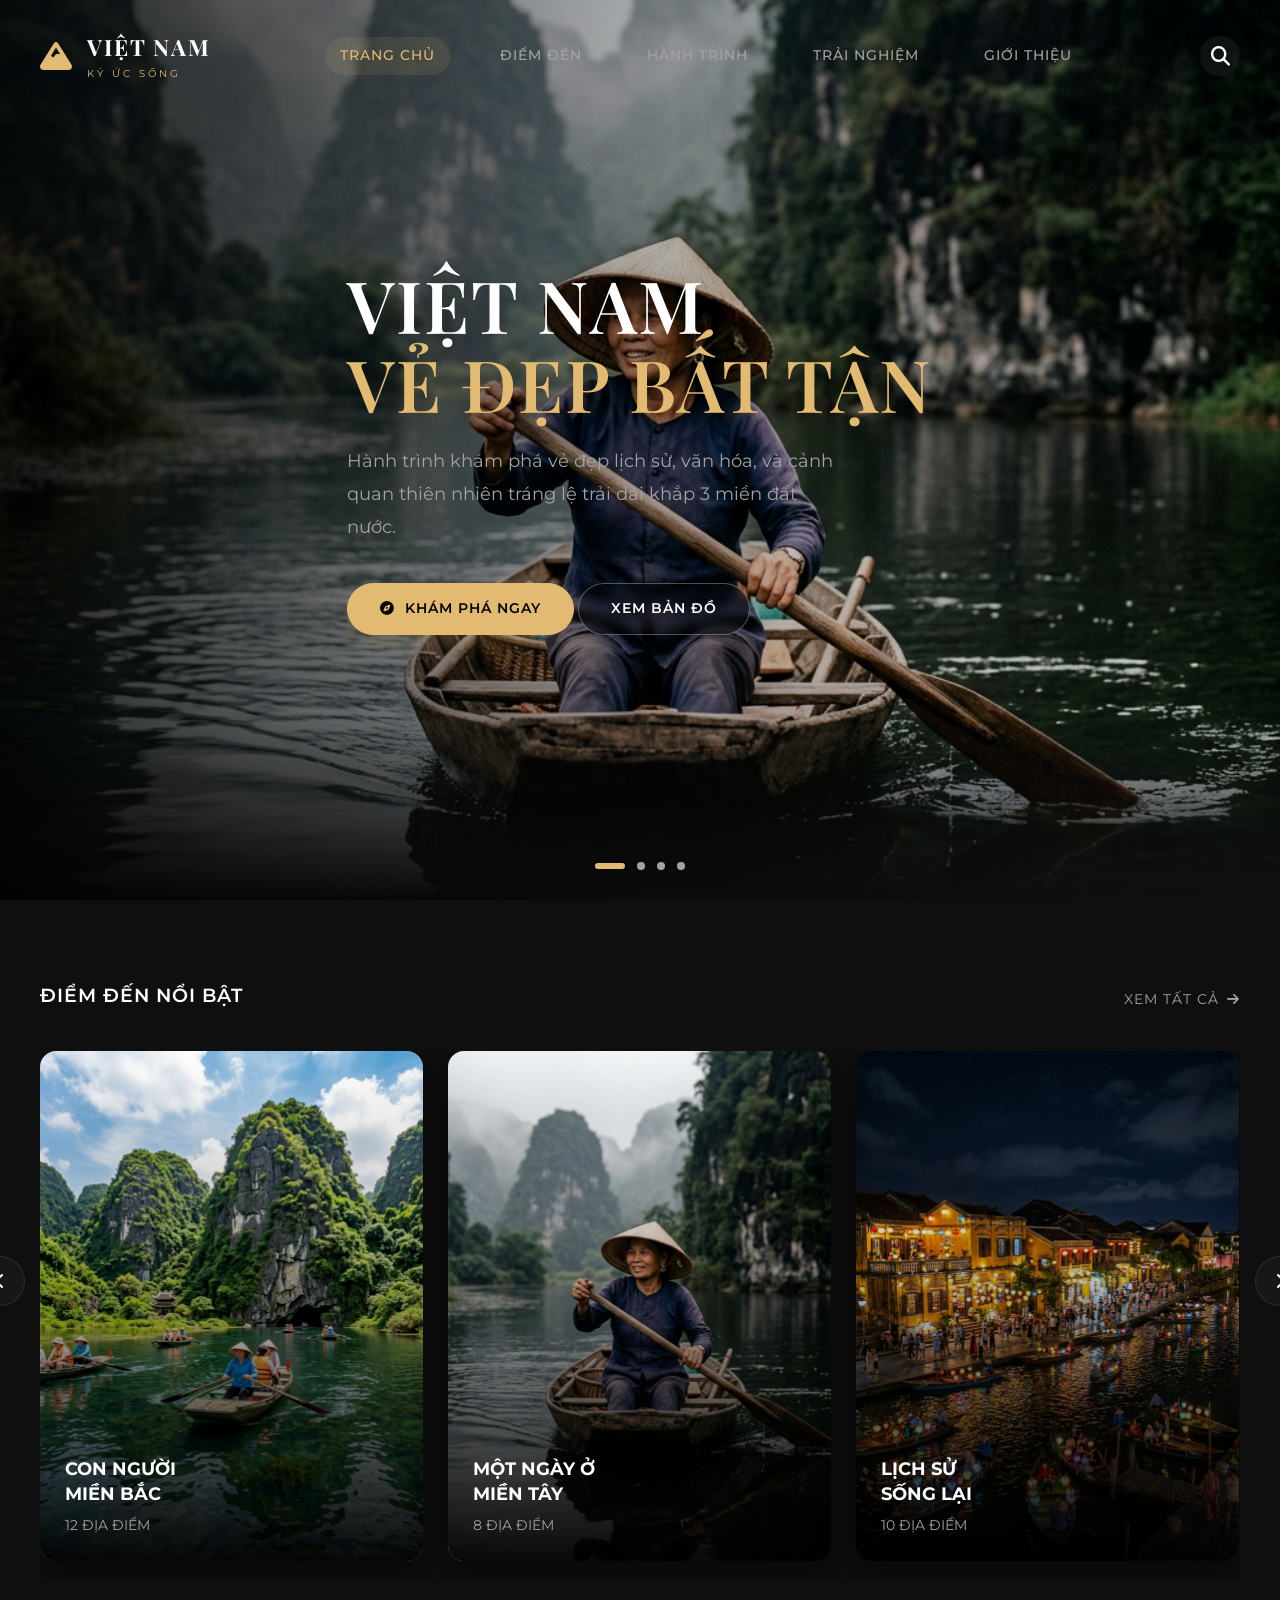
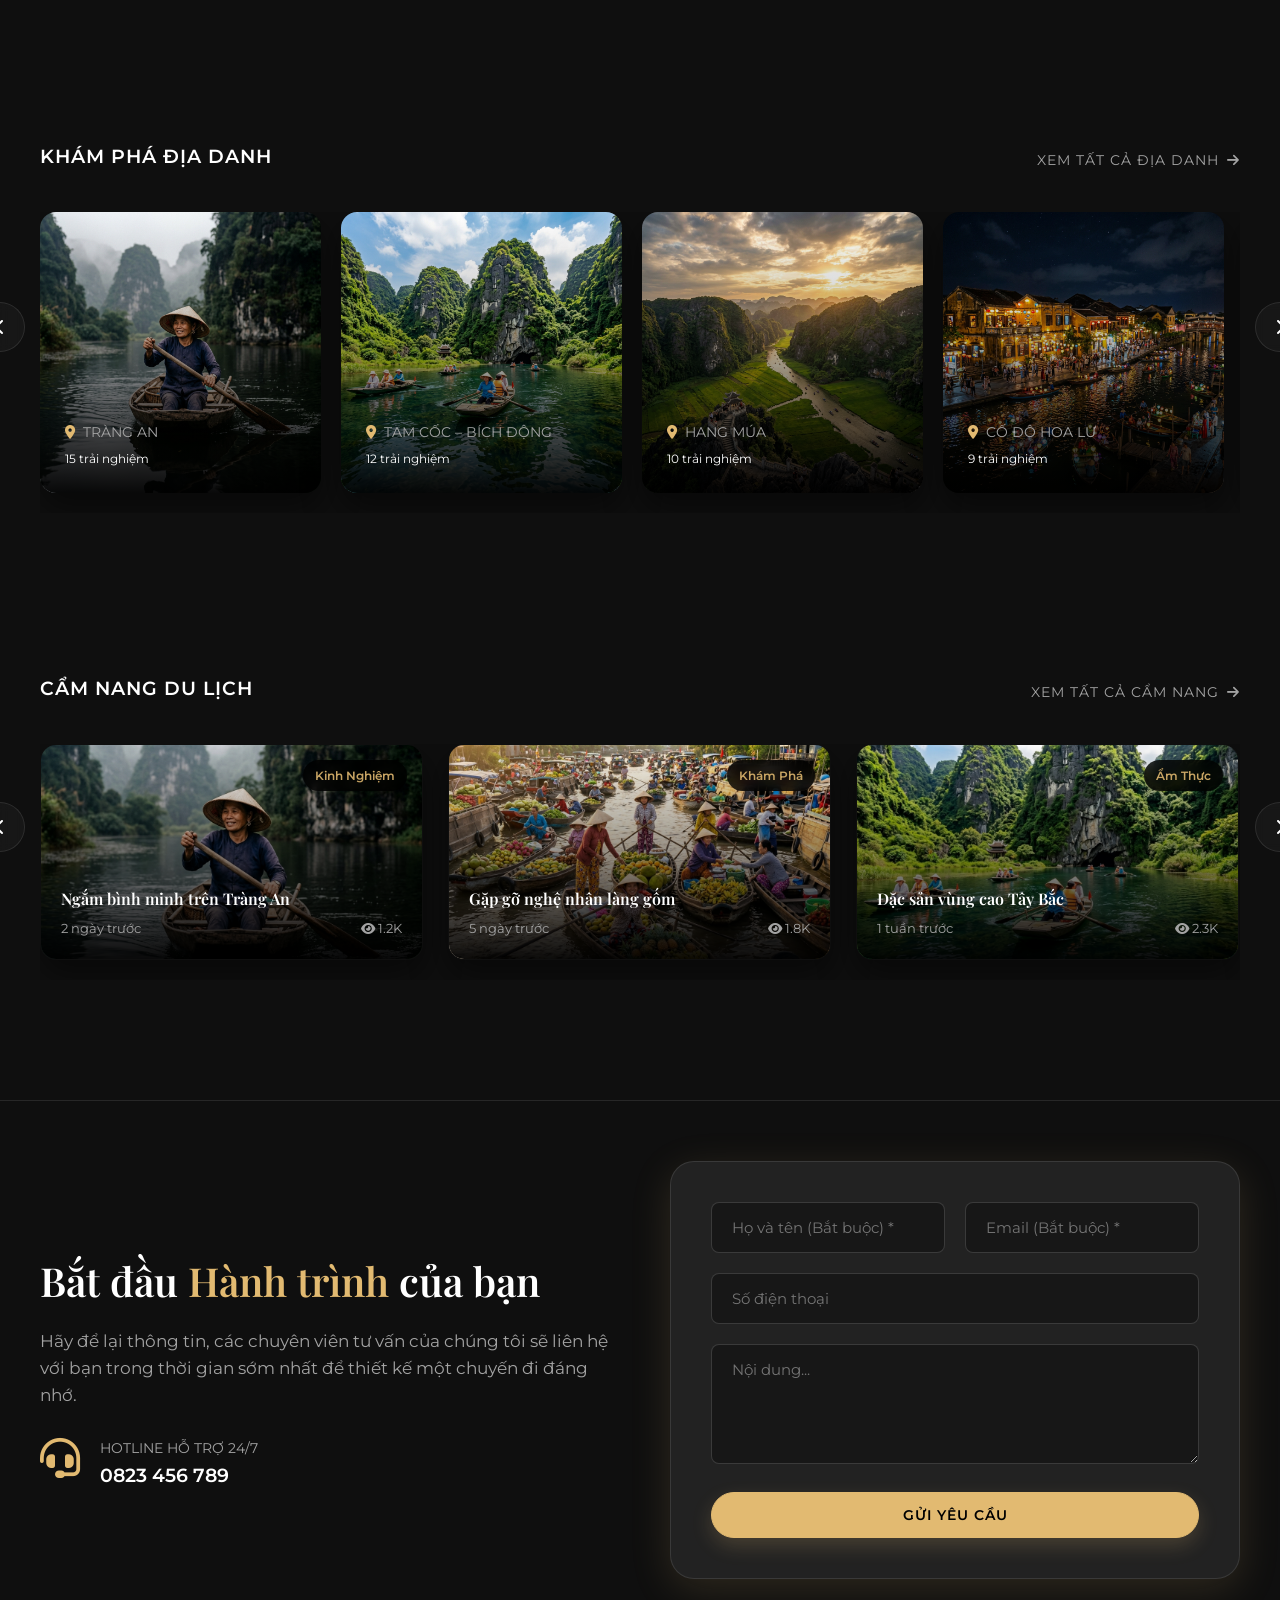
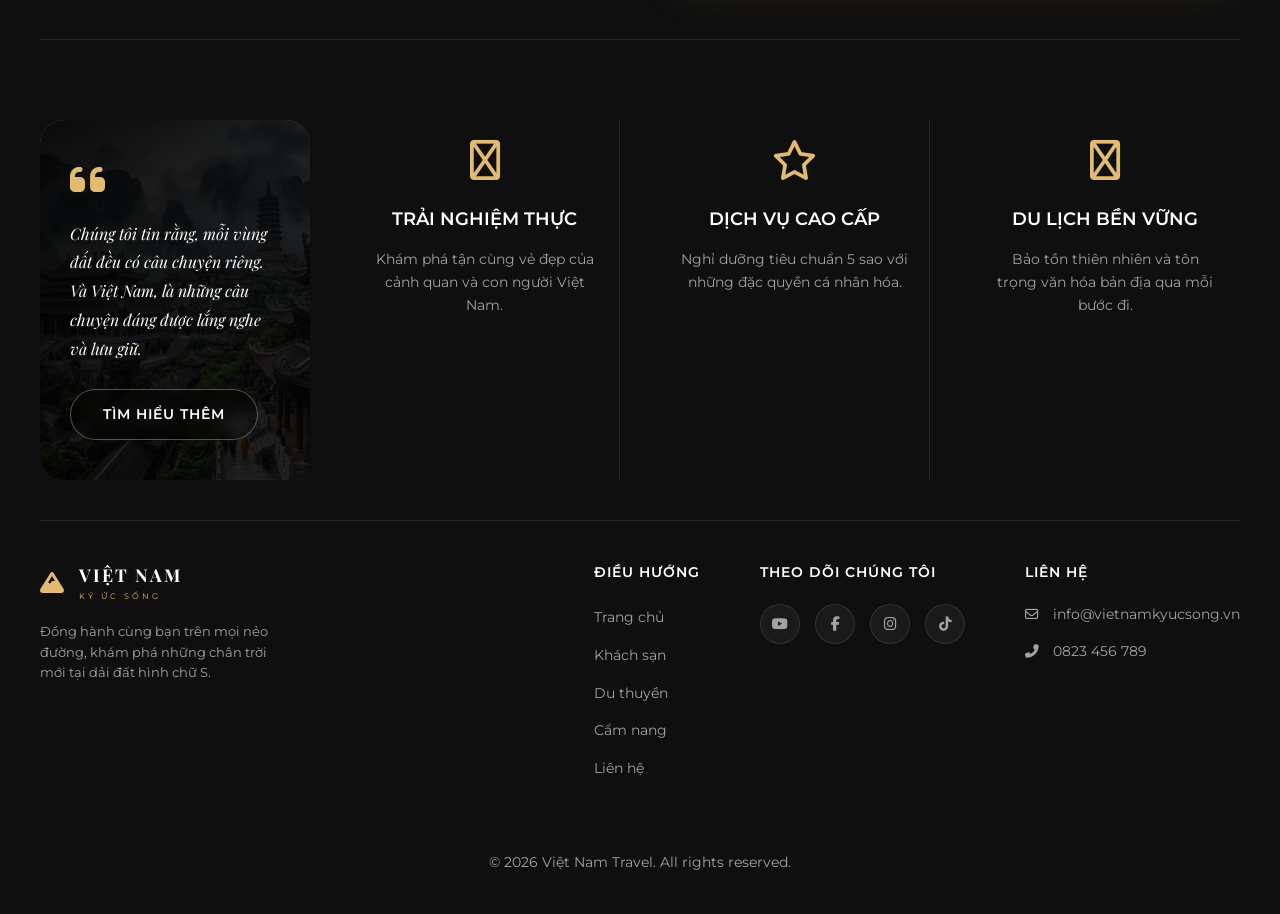
<file: index.html>
<!DOCTYPE html>
<html lang="vi">
<head>
    <meta charset="UTF-8">
    <meta name="viewport" content="width=device-width, initial-scale=1.0">
    <title>Việt Nam Ký Ức Sống</title>
    <link rel="stylesheet" href="style.css">
    <link rel="stylesheet" href="https://cdnjs.cloudflare.com/ajax/libs/font-awesome/6.4.0/css/all.min.css">
</head>
<body>

    <!-- Navbar -->
    <header class="navbar">
        <a href="index.html" class="logo">
            <i class="fas fa-mountain" style="font-size: 2rem; color: var(--gold);"></i>
            <div class="logo-text">
                <span>VIỆT NAM</span>
                <span>KÝ ỨC SỐNG</span>
            </div>
        </a>
        <nav class="nav-links">
            <a href="index.html" class="active">Trang Chủ</a>
            <a href="category.html">Điểm Đến</a>
            <a href="#">Hành Trình</a>
            <a href="#">Trải Nghiệm</a>
            <a href="#">Giới Thiệu</a>
        </nav>
        <div class="search-container">
            <input type="text" class="search-input" id="searchInput" placeholder="Tìm kiếm điểm đến...">
            <div class="nav-search" onclick="toggleSearch()">
                <i class="fas fa-search"></i>
            </div>
        </div>
        <button class="hamburger" onclick="toggleMenu()">
            <span></span>
            <span></span>
            <span></span>
        </button>
    </header>

    <!-- Mobile Overlay Nav -->
    <div class="mobile-overlay" id="mobileOverlay">
        <nav>
            <a href="index.html" class="active">Trang Chủ</a>
            <a href="category.html">Điểm Đến</a>
            <a href="#">Hành Trình</a>
            <a href="#">Trải Nghiệm</a>
            <a href="#">Giới Thiệu</a>
        </nav>
    </div>

    <!-- Hero Section -->
    <section class="hero" id="heroSlider">
        <div class="hero-bg">
            <img src="assets/images/boat.png" alt="Việt Nam Landscape" id="heroImage" style="transition: opacity 0.5s ease;">
        </div>
        <div class="hero-overlay"></div>
        <div class="container">
            <div class="hero-content">
                <h1>VIỆT NAM<br><span class="text-gold" id="heroTitle">VẺ ĐẸP BẤT TẬN</span></h1>
                <p id="heroDesc">Hành trình khám phá vẻ đẹp lịch sử, văn hóa, và cảnh quan thiên nhiên tráng lệ trải dài khắp 3 miền đất nước.</p>
                <div class="hero-buttons">
                    <a href="category.html" class="btn btn-solid"><i class="fas fa-compass"></i> KHÁM PHÁ NGAY</a>
                    <a href="javascript:void(0)" onclick="alert('Bản đồ đang tải...')" class="btn btn-outline">XEM BẢN ĐỒ</a>
                </div>
            </div>
        </div>
        
        <!-- Slide indicators at bottom center -->
        <div class="hero-indicators">
            <div class="dot active" onclick="goToSlide(0)"></div>
            <div class="dot" onclick="goToSlide(1)"></div>
            <div class="dot" onclick="goToSlide(2)"></div>
            <div class="dot" onclick="goToSlide(3)"></div>
        </div>
    </section>

    <!-- Section 1: Tour Nổi Bật -->
    <section class="section">
        <div class="container" style="position: relative;">
            <div class="section-header">
                <h2 class="section-title">ĐIỂM ĐẾN NỔI BẬT</h2>
                <a href="category.html" class="view-all">Xem tất cả <i class="fas fa-arrow-right"></i></a>
            </div>
            
            <div class="scroll-container">
                <div class="card" onclick="window.location.href='single.html'">
                    <div class="card-img">
                        <img src="assets/images/ninhbinh.png" alt="Ninh Bình">
                    </div>
                    <div class="card-overlay">
                        <h3 class="card-title">CON NGƯỜI<br>MIỀN BẮC</h3>
                        <div class="card-meta">12 ĐỊA ĐIỂM</div>
                    </div>
                </div>
                <div class="card" onclick="window.location.href='single.html'">
                    <div class="card-img">
                        <img src="assets/images/boat.png" alt="Sông Nước">
                    </div>
                    <div class="card-overlay">
                        <h3 class="card-title">MỘT NGÀY Ở<br>MIỀN TÂY</h3>
                        <div class="card-meta">8 ĐỊA ĐIỂM</div>
                    </div>
                </div>
                <div class="card" onclick="window.location.href='single.html'">
                    <div class="card-img">
                        <img src="assets/images/hoian.png" alt="Hội An">
                    </div>
                    <div class="card-overlay">
                        <h3 class="card-title">LỊCH SỬ<br>SỐNG LẠI</h3>
                        <div class="card-meta">10 ĐỊA ĐIỂM</div>
                    </div>
                </div>
                <div class="card" onclick="window.location.href='single.html'">
                    <div class="card-img">
                        <img src="assets/images/mekong.png" alt="Miền Trung">
                    </div>
                    <div class="card-overlay">
                        <h3 class="card-title">LÀNG NGHỀ<br>TRUYỀN THỐNG</h3>
                        <div class="card-meta">9 ĐỊA ĐIỂM</div>
                    </div>
                </div>
            </div>
            
            <div class="nav-arrow left" onclick="slideGrid(this, -1)"><i class="fas fa-chevron-left"></i></div>
            <div class="nav-arrow" onclick="slideGrid(this, 1)"><i class="fas fa-chevron-right"></i></div>
        </div>
    </section>

    <!-- Section 2: Khám Phá Địa Danh -->
    <section class="section">
        <div class="container" style="position: relative;">
            <div class="section-header">
                <h2 class="section-title">KHÁM PHÁ ĐỊA DANH</h2>
                <a href="category.html" class="view-all">Xem tất cả địa danh <i class="fas fa-arrow-right"></i></a>
            </div>
            
            <div class="scroll-container grid-5">
                <div class="card" style="aspect-ratio: 1/1;" onclick="window.location.href='single.html'">
                    <div class="card-img" style="aspect-ratio: 1/1;">
                        <img src="assets/images/boat.png" alt="Tràng An">
                    </div>
                    <div class="card-overlay">
                        <div class="card-meta" style="margin-bottom: 5px;"><i class="fas fa-map-marker-alt"></i> TRÀNG AN</div>
                        <div class="card-meta" style="color: #fff; font-size: 0.75rem;">15 trải nghiệm</div>
                    </div>
                </div>
                <div class="card" style="aspect-ratio: 1/1;" onclick="window.location.href='single.html'">
                    <div class="card-img" style="aspect-ratio: 1/1;">
                        <img src="assets/images/ninhbinh.png" alt="Tam Cốc">
                    </div>
                    <div class="card-overlay">
                        <div class="card-meta" style="margin-bottom: 5px;"><i class="fas fa-map-marker-alt"></i> TAM CỐC – BÍCH ĐỘNG</div>
                        <div class="card-meta" style="color: #fff; font-size: 0.75rem;">12 trải nghiệm</div>
                    </div>
                </div>
                <div class="card" style="aspect-ratio: 1/1;" onclick="window.location.href='single.html'">
                    <div class="card-img" style="aspect-ratio: 1/1;">
                        <img src="assets/images/hangmua.png" alt="Hang Múa">
                    </div>
                    <div class="card-overlay">
                        <div class="card-meta" style="margin-bottom: 5px;"><i class="fas fa-map-marker-alt"></i> HANG MÚA</div>
                        <div class="card-meta" style="color: #fff; font-size: 0.75rem;">10 trải nghiệm</div>
                    </div>
                </div>
                <div class="card" style="aspect-ratio: 1/1;" onclick="window.location.href='single.html'">
                    <div class="card-img" style="aspect-ratio: 1/1;">
                        <img src="assets/images/hoian.png" alt="Hoa Lư">
                    </div>
                    <div class="card-overlay">
                        <div class="card-meta" style="margin-bottom: 5px;"><i class="fas fa-map-marker-alt"></i> CỐ ĐÔ HOA LƯ</div>
                        <div class="card-meta" style="color: #fff; font-size: 0.75rem;">9 trải nghiệm</div>
                    </div>
                </div>
                <div class="card" style="aspect-ratio: 1/1;" onclick="window.location.href='single.html'">
                    <div class="card-img" style="aspect-ratio: 1/1;">
                        <img src="assets/images/baidinh.png" alt="Bái Đính">
                    </div>
                    <div class="card-overlay">
                        <div class="card-meta" style="margin-bottom: 5px;"><i class="fas fa-map-marker-alt"></i> CHÙA BÁI ĐÍNH</div>
                        <div class="card-meta" style="color: #fff; font-size: 0.75rem;">8 trải nghiệm</div>
                    </div>
                </div>
            </div>
            
            <div class="nav-arrow left" onclick="slideGrid(this, -1)"><i class="fas fa-chevron-left"></i></div>
            <div class="nav-arrow" onclick="slideGrid(this, 1)"><i class="fas fa-chevron-right"></i></div>
        </div>
    </section>

    <!-- Section 3: Cẩm Nang Du Lịch -->
    <section class="section">
        <div class="container" style="position: relative;">
            <div class="section-header">
                <h2 class="section-title">CẨM NANG DU LỊCH</h2>
                <a href="category.html" class="view-all">Xem tất cả cẩm nang <i class="fas fa-arrow-right"></i></a>
            </div>
            
            <div class="scroll-container">
                <div class="video-card" onclick="window.location.href='single.html'">
                    <div class="video-img">
                        <img src="assets/images/boat.png" alt="Bình minh">
                        <div class="time-badge">Kinh Nghiệm</div>
                        <div class="video-overlay">
                            <h4 class="video-title">Ngắm bình minh trên Tràng An</h4>
                            <div class="video-stats">
                                <span>2 ngày trước</span>
                                <span><i class="fas fa-eye"></i> 1.2K</span>
                            </div>
                        </div>
                    </div>
                </div>
                <div class="video-card" onclick="window.location.href='single.html'">
                    <div class="video-img">
                        <img src="assets/images/mekong.png" alt="Thợ đá">
                        <div class="time-badge">Khám Phá</div>
                        <div class="video-overlay">
                            <h4 class="video-title">Gặp gỡ nghệ nhân làng gốm</h4>
                            <div class="video-stats">
                                <span>5 ngày trước</span>
                                <span><i class="fas fa-eye"></i> 1.8K</span>
                            </div>
                        </div>
                    </div>
                </div>
                <div class="video-card" onclick="window.location.href='single.html'">
                    <div class="video-img">
                        <img src="assets/images/ninhbinh.png" alt="Làng quê">
                        <div class="time-badge">Ẩm Thực</div>
                        <div class="video-overlay">
                            <h4 class="video-title">Đặc sản vùng cao Tây Bắc</h4>
                            <div class="video-stats">
                                <span>1 tuần trước</span>
                                <span><i class="fas fa-eye"></i> 2.3K</span>
                            </div>
                        </div>
                    </div>
                </div>
                <div class="video-card" onclick="window.location.href='single.html'">
                    <div class="video-img">
                        <img src="assets/images/hangmua.png" alt="Lúa chín">
                        <div class="time-badge">Góc Ảnh</div>
                        <div class="video-overlay">
                            <h4 class="video-title">Tam Cốc mùa lúa chín vàng</h4>
                            <div class="video-stats">
                                <span>1 tuần trước</span>
                                <span><i class="fas fa-eye"></i> 3.1K</span>
                            </div>
                        </div>
                    </div>
                </div>
            </div>
            
            <div class="nav-arrow left" onclick="slideGrid(this, -1)"><i class="fas fa-chevron-left"></i></div>
            <div class="nav-arrow" onclick="slideGrid(this, 1)"><i class="fas fa-chevron-right"></i></div>
        </div>
    </section>

    <!-- Contact Section -->
    <section class="container" style="border-top: 1px solid var(--border); padding-top: 60px; margin-top: 40px;">
        <div class="footer-contact">
            <div class="contact-info">
                <h3 class="font-serif">Bắt đầu <span class="text-gold">Hành trình</span> của bạn</h3>
                <p>Hãy để lại thông tin, các chuyên viên tư vấn của chúng tôi sẽ liên hệ với bạn trong thời gian sớm nhất để thiết kế một chuyến đi đáng nhớ.</p>
                <div style="display: flex; gap: 20px; margin-top: 20px;">
                    <i class="fas fa-headset" style="font-size: 2.5rem; color: var(--gold);"></i>
                    <div>
                        <div style="font-size: 0.85rem; color: var(--text-muted); text-transform: uppercase;">Hotline hỗ trợ 24/7</div>
                        <div style="font-size: 1.2rem; font-weight: 600; color: var(--text-main);">0823 456 789</div>
                    </div>
                </div>
            </div>
            <div class="contact-form-container">
                <form class="contact-form" action="#" method="POST">
                    <div class="form-row">
                        <input type="text" class="form-control" name="name" placeholder="Họ và tên (Bắt buộc) *" required>
                        <input type="email" class="form-control" name="email" placeholder="Email (Bắt buộc) *" required>
                    </div>
                    <div class="form-group">
                        <input type="tel" class="form-control" name="phone" placeholder="Số điện thoại">
                    </div>
                    <div class="form-group">
                        <textarea class="form-control" name="message" placeholder="Nội dung..."></textarea>
                    </div>
                    <button type="submit" class="btn btn-solid" style="width: 100%;">GỬI YÊU CẦU</button>
                </form>
            </div>
        </div>
    </section>

    <!-- Footer Area -->
    <footer class="container">
        <!-- Top Footer Grid -->
        <div class="footer-top">
            <div class="quote-box">
                <div class="quote-bg"><img src="assets/images/baidinh.png" alt="Bg"></div>
                <div class="quote-overlay"></div>
                <i class="fas fa-quote-left"></i>
                <p>Chúng tôi tin rằng, mỗi vùng đất đều có câu chuyện riêng. Và Việt Nam, là những câu chuyện đáng được lắng nghe và lưu giữ.</p>
                <a href="category.html" class="btn btn-outline" style="align-self: flex-start;">TÌM HIỂU THÊM</a>
            </div>
            <div class="feature-col">
                <i class="fas fa-map-marked-alt"></i>
                <h4>TRẢI NGHIỆM THỰC</h4>
                <p>Khám phá tận cùng vẻ đẹp của cảnh quan và con người Việt Nam.</p>
            </div>
            <div class="feature-col">
                <i class="fas fa-star"></i>
                <h4>DỊCH VỤ CAO CẤP</h4>
                <p>Nghỉ dưỡng tiêu chuẩn 5 sao với những đặc quyền cá nhân hóa.</p>
            </div>
            <div class="feature-col">
                <i class="fas fa-leaf"></i>
                <h4>DU LỊCH BỀN VỮNG</h4>
                <p>Bảo tồn thiên nhiên và tôn trọng văn hóa bản địa qua mỗi bước đi.</p>
            </div>
        </div>

        <!-- Bottom Footer Nav -->
        <div class="footer-bottom">
            <div>
                <a href="index.html" class="logo" style="margin-bottom: 20px;">
                    <i class="fas fa-mountain" style="font-size: 1.5rem; color: var(--gold);"></i>
                    <div class="logo-text">
                        <span style="font-size: 1.1rem;">VIỆT NAM</span>
                        <span style="font-size: 0.5rem;">KÝ ỨC SỐNG</span>
                    </div>
                </a>
                <p style="font-size: 0.8rem; color: var(--text-muted); max-width: 250px;">Đồng hành cùng bạn trên mọi nẻo đường, khám phá những chân trời mới tại dải đất hình chữ S.</p>
            </div>
            
            <div class="footer-nav">
                <div class="footer-col">
                    <h5>ĐIỀU HƯỚNG</h5>
                    <ul>
                        <li><a href="#">Trang chủ</a></li>
                        <li><a href="#">Khách sạn</a></li>
                        <li><a href="#">Du thuyền</a></li>
                        <li><a href="#">Cẩm nang</a></li>
                        <li><a href="#">Liên hệ</a></li>
                    </ul>
                </div>
                <div class="footer-col">
                    <h5>THEO DÕI CHÚNG TÔI</h5>
                    <div class="social-nav">
                        <a href="#"><i class="fab fa-youtube"></i></a>
                        <a href="#"><i class="fab fa-facebook-f"></i></a>
                        <a href="#"><i class="fab fa-instagram"></i></a>
                        <a href="#"><i class="fab fa-tiktok"></i></a>
                    </div>
                </div>
                <div class="footer-col">
                    <h5>LIÊN HỆ</h5>
                    <ul style="font-size: 0.85rem; color: var(--text-muted);">
                        <li style="margin-bottom: 15px;"><i class="far fa-envelope" style="margin-right: 10px;"></i> info@vietnamkyucsong.vn</li>
                        <li><i class="fas fa-phone-alt" style="margin-right: 10px;"></i> 0823 456 789</li>
                    </ul>
                </div>
            </div>
        </div>

        <div class="copyright">
            &copy; 2026 Việt Nam Travel. All rights reserved.
        </div>
    </footer>

    <script>
        function toggleSearch() {
            const input = document.getElementById('searchInput');
            input.classList.toggle('active');
            if(input.classList.contains('active')) {
                input.focus();
            }
        }

        // Sticky Navbar on Scroll
        const navbar = document.querySelector('.navbar');
        window.addEventListener('scroll', () => {
            if (window.scrollY > 100) {
                navbar.classList.add('scrolled');
            } else {
                navbar.classList.remove('scrolled');
            }
        });

        function toggleMenu() {
            const hamburger = document.querySelector('.hamburger');
            const overlay = document.getElementById('mobileOverlay');
            hamburger.classList.toggle('active');
            overlay.classList.toggle('active');
            document.body.style.overflow = overlay.classList.contains('active') ? 'hidden' : '';
        }

        // Hero Slider Logic
        const slides = [
            { img: 'assets/images/boat.png', title: 'VẺ ĐẸP BẤT TẬN', desc: 'Hành trình khám phá vẻ đẹp lịch sử, văn hóa, và cảnh quan thiên nhiên tráng lệ trải dài khắp 3 miền.' },
            { img: 'assets/images/ninhbinh.png', title: 'KỲ QUAN THẾ GIỚI', desc: 'Chiêm ngưỡng những dãy núi đá vôi hùng vĩ và hệ thống hang động bí ẩn của di sản Tràng An.' },
            { img: 'assets/images/hoian.png', title: 'DI SẢN VĂN HÓA', desc: 'Dạo bước trên những con phố cổ ngập tràn ánh đèn lồng rực rỡ và những mái ngói rêu phong.' },
            { img: 'assets/images/hangmua.png', title: 'BỨC TRANH THIÊN NHIÊN', desc: 'Chinh phục đỉnh cao và ngắm trọn toàn cảnh non nước hữu tình từ những điểm nhìn ngoạn mục nhất.' }
        ];

        let currentSlide = 0;
        function goToSlide(index) {
            currentSlide = index;
            updateSlider();
        }

        function nextSlide() {
            currentSlide = (currentSlide + 1) % slides.length;
            updateSlider();
        }

        function updateSlider() {
            const heroImg = document.getElementById('heroImage');
            const heroTitle = document.getElementById('heroTitle');
            const heroDesc = document.getElementById('heroDesc');
            const dots = document.querySelectorAll('.hero-indicators .dot');

            heroImg.style.opacity = 0;
            setTimeout(() => {
                heroImg.src = slides[currentSlide].img;
                heroTitle.innerText = slides[currentSlide].title;
                heroDesc.innerText = slides[currentSlide].desc;
                heroImg.style.opacity = 1;
            }, 300);

            dots.forEach((dot, idx) => {
                if(idx === currentSlide) dot.classList.add('active');
                else dot.classList.remove('active');
            });
        }
        setInterval(nextSlide, 5000);

        // Horizontal Grid Slider Logic
        function slideGrid(button, direction) {
            const container = button.parentElement.querySelector('.scroll-container');
            if(container) {
                const scrollAmount = container.clientWidth / 1.5;
                container.scrollBy({ left: direction * scrollAmount, behavior: 'smooth' });
            }
        }
    </script>
</body>
</html>
</file>
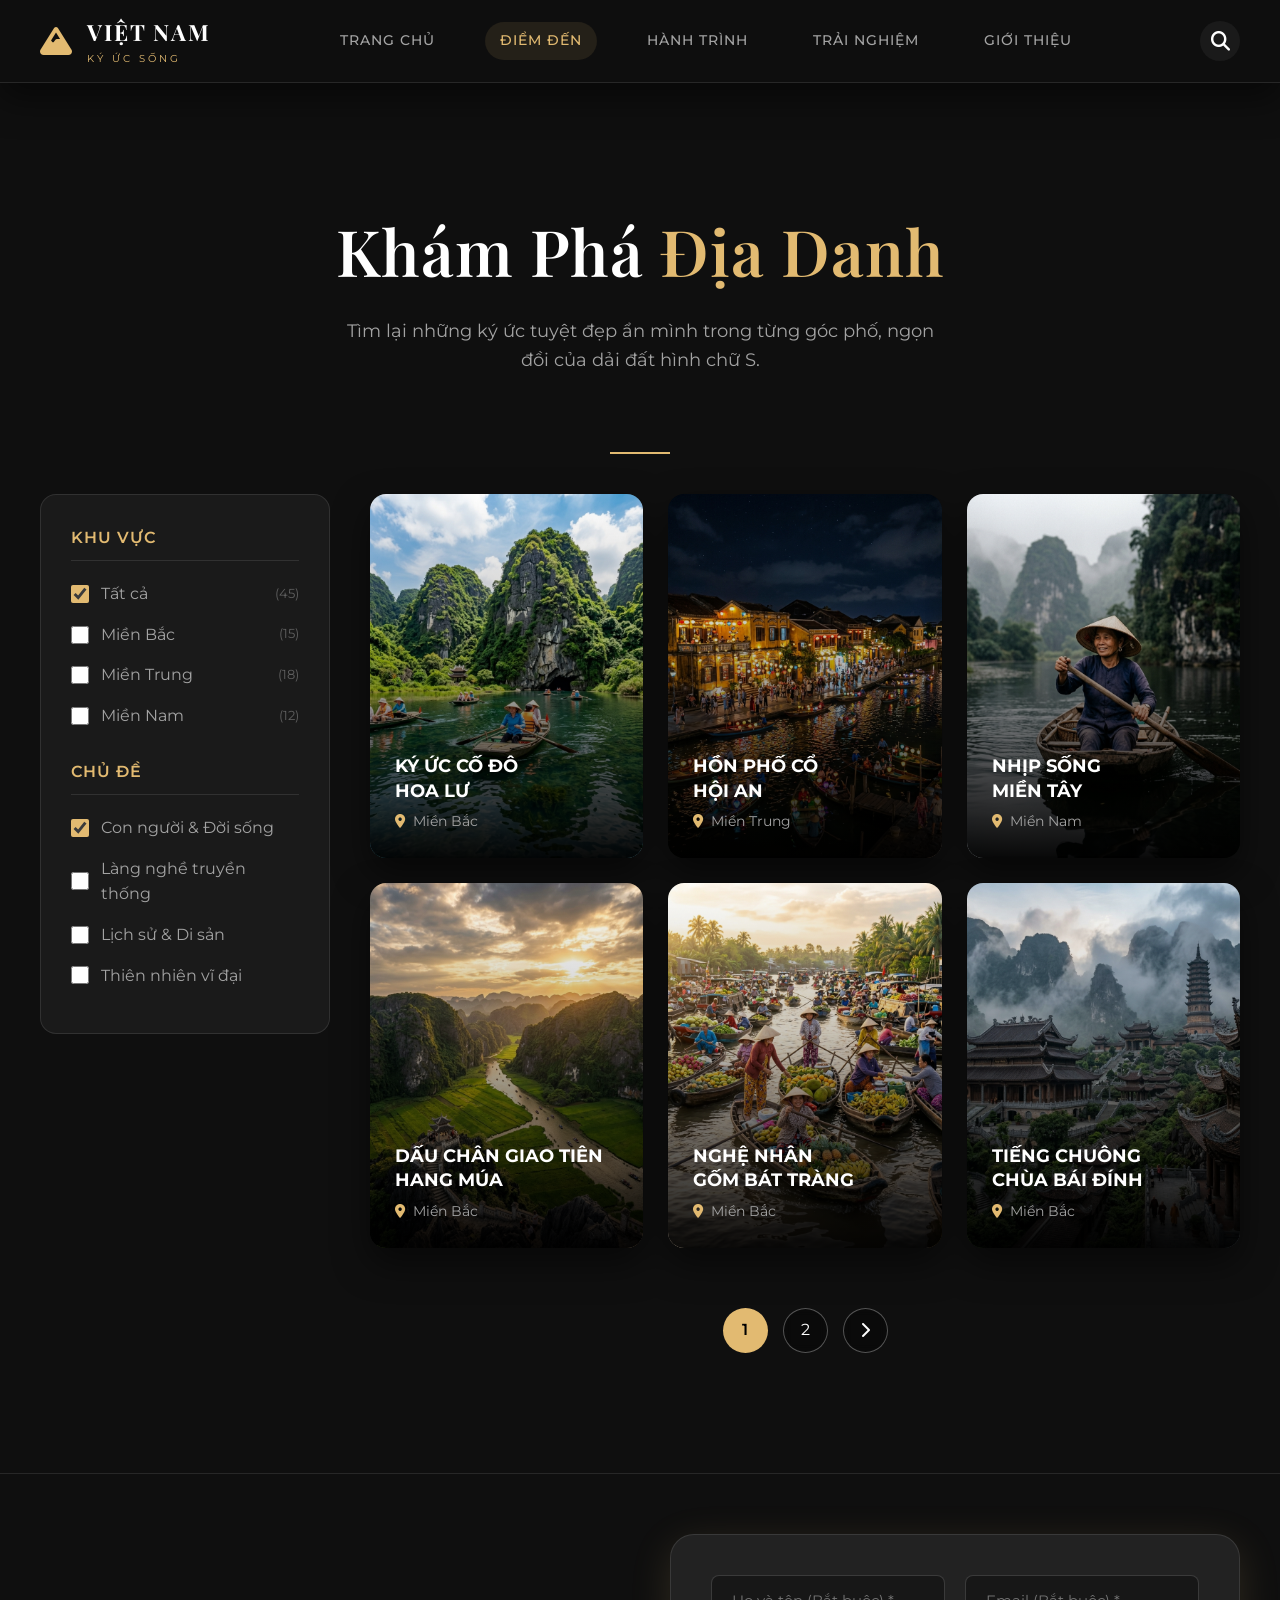
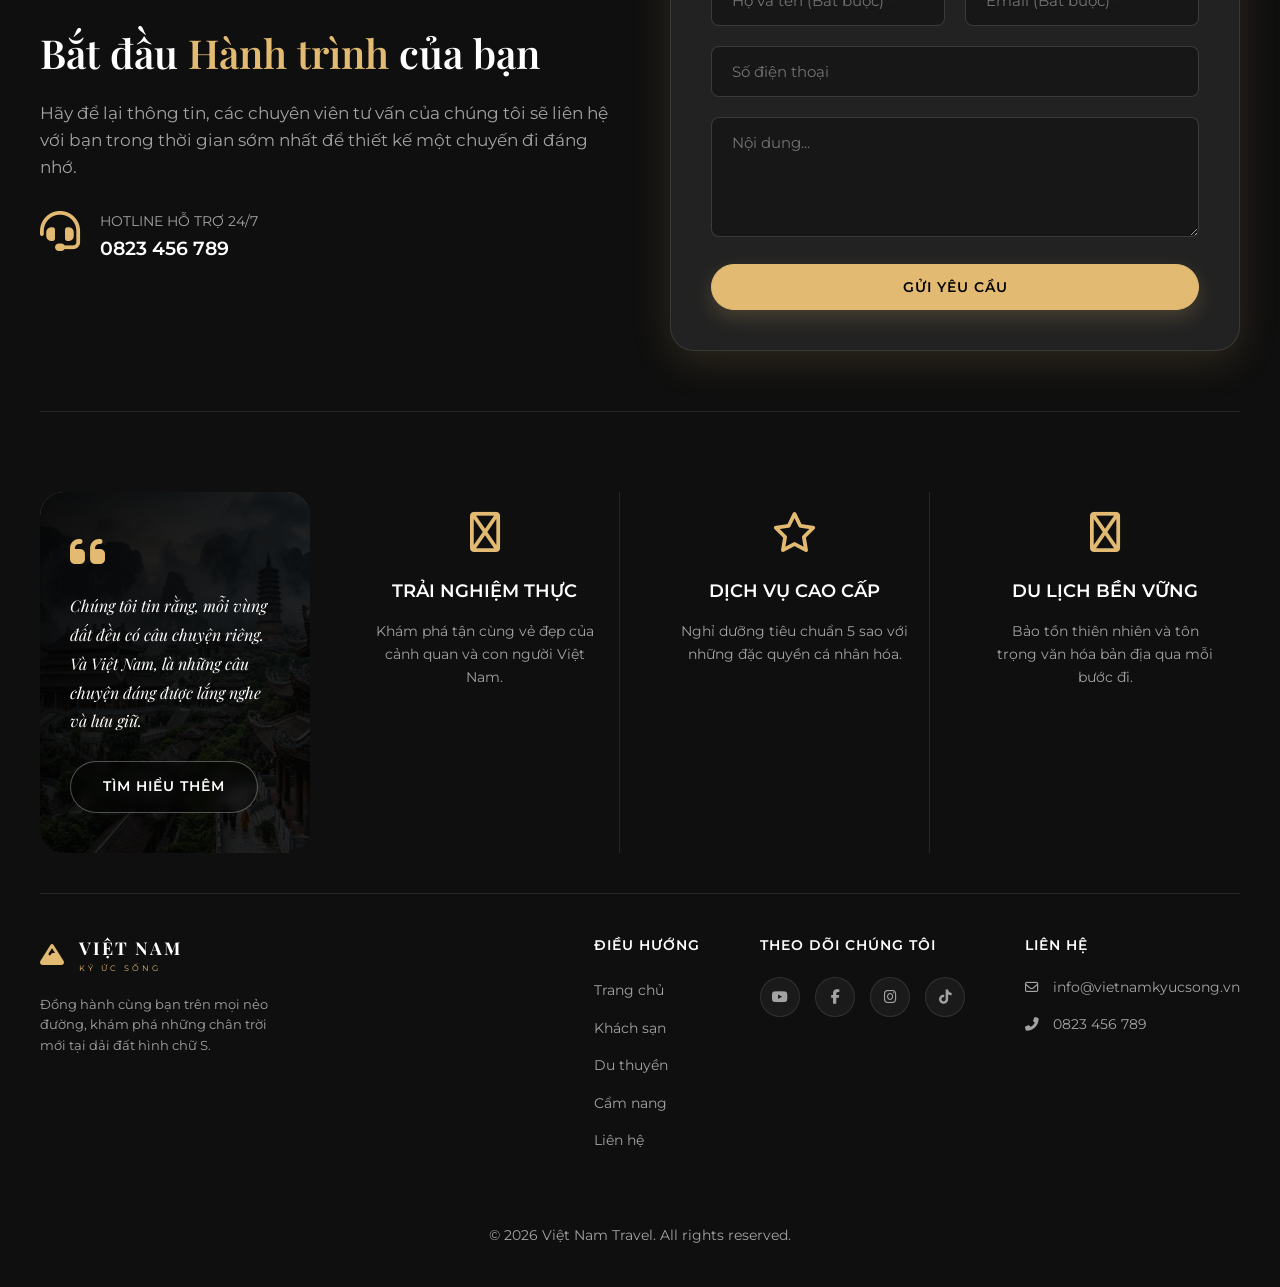
<file: category.html>
<!DOCTYPE html>
<html lang="vi">
<head>
    <meta charset="UTF-8">
    <meta name="viewport" content="width=device-width, initial-scale=1.0">
    <title>Khám Phá Địa Danh | Việt Nam Ký Ức Sống</title>
    <link rel="stylesheet" href="style.css">
    <link rel="stylesheet" href="https://cdnjs.cloudflare.com/ajax/libs/font-awesome/6.4.0/css/all.min.css">
</head>
<body>

    <!-- Navbar -->
    <header class="navbar scrolled">
        <a href="index.html" class="logo">
            <i class="fas fa-mountain" style="font-size: 2rem; color: var(--gold);"></i>
            <div class="logo-text">
                <span>VIỆT NAM</span>
                <span>KÝ ỨC SỐNG</span>
            </div>
        </a>
        <nav class="nav-links">
            <a href="index.html">Trang Chủ</a>
            <a href="category.html" class="active">Điểm Đến</a>
            <a href="#">Hành Trình</a>
            <a href="#">Trải Nghiệm</a>
            <a href="#">Giới Thiệu</a>
        </nav>
        <div class="search-container">
            <input type="text" class="search-input" id="searchInput" placeholder="Tìm kiếm điểm đến...">
            <div class="nav-search" onclick="toggleSearch()">
                <i class="fas fa-search"></i>
            </div>
        </div>
        <button class="hamburger" onclick="toggleMenu()">
            <span></span>
            <span></span>
            <span></span>
        </button>
    </header>

    <!-- Mobile Overlay Nav -->
    <div class="mobile-overlay" id="mobileOverlay">
        <nav>
            <a href="index.html">Trang Chủ</a>
            <a href="category.html" class="active">Điểm Đến</a>
            <a href="#">Hành Trình</a>
            <a href="#">Trải Nghiệm</a>
            <a href="#">Giới Thiệu</a>
        </nav>
    </div>

    <!-- Page Header -->
    <section class="page-header">
        <div class="container">
            <h1 class="font-serif">Khám Phá <span class="text-gold">Địa Danh</span></h1>
            <p style="color: var(--text-muted); font-size: 1.1rem; max-width: 600px; margin: 0 auto;">Tìm lại những ký ức tuyệt đẹp ẩn mình trong từng góc phố, ngọn đồi của dải đất hình chữ S.</p>
        </div>
    </section>

    <!-- Main Content -->
    <section class="section" style="padding-top: 40px;">
        <div class="container category-layout" style="display: flex; gap: 40px; position: relative;">
            
            <!-- Sidebar -->
            <div style="width: 25%;">
                <aside class="filter-sidebar">
                    <div class="filter-group">
                        <h4>Khu Vực</h4>
                        <label><input type="checkbox" checked> Tất cả <span style="margin-left: auto; font-size: 0.8rem; opacity: 0.5;">(45)</span></label>
                        <label><input type="checkbox"> Miền Bắc <span style="margin-left: auto; font-size: 0.8rem; opacity: 0.5;">(15)</span></label>
                        <label><input type="checkbox"> Miền Trung <span style="margin-left: auto; font-size: 0.8rem; opacity: 0.5;">(18)</span></label>
                        <label><input type="checkbox"> Miền Nam <span style="margin-left: auto; font-size: 0.8rem; opacity: 0.5;">(12)</span></label>
                    </div>

                    <div class="filter-group" style="margin-bottom: 0;">
                        <h4>Chủ Đề</h4>
                        <label><input type="checkbox" checked> Con người & Đời sống</label>
                        <label><input type="checkbox"> Làng nghề truyền thống</label>
                        <label><input type="checkbox"> Lịch sử & Di sản</label>
                        <label><input type="checkbox"> Thiên nhiên vĩ đại</label>
                    </div>
                </aside>
            </div>

            <!-- Grid -->
            <div style="width: 75%;">
                <div class="grid-4" style="grid-template-columns: repeat(3, 1fr);">
                    
                    <!-- Card 1 -->
                    <div class="card" onclick="window.location.href='single.html'">
                        <div class="card-img">
                            <img src="assets/images/ninhbinh.png" alt="Ninh Bình">
                        </div>
                        <div class="card-overlay">
                            <h3 class="card-title">Ký Ức Cố Đô<br>Hoa Lư</h3>
                            <div class="card-meta"><i class="fas fa-map-marker-alt"></i> Miền Bắc</div>
                        </div>
                    </div>

                    <!-- Card 2 -->
                    <div class="card" onclick="window.location.href='single.html'">
                        <div class="card-img">
                            <img src="assets/images/hoian.png" alt="Hội An">
                        </div>
                        <div class="card-overlay">
                            <h3 class="card-title">Hồn Phố Cổ<br>Hội An</h3>
                            <div class="card-meta"><i class="fas fa-map-marker-alt"></i> Miền Trung</div>
                        </div>
                    </div>

                    <!-- Card 3 -->
                    <div class="card" onclick="window.location.href='single.html'">
                        <div class="card-img">
                            <img src="assets/images/boat.png" alt="Sông Nước">
                        </div>
                        <div class="card-overlay">
                            <h3 class="card-title">Nhịp Sống<br>Miền Tây</h3>
                            <div class="card-meta"><i class="fas fa-map-marker-alt"></i> Miền Nam</div>
                        </div>
                    </div>

                    <!-- Card 4 -->
                    <div class="card" onclick="window.location.href='single.html'">
                        <div class="card-img">
                            <img src="assets/images/hangmua.png" alt="Hang Múa">
                        </div>
                        <div class="card-overlay">
                            <h3 class="card-title">Dấu Chân Giao Tiên<br>Hang Múa</h3>
                            <div class="card-meta"><i class="fas fa-map-marker-alt"></i> Miền Bắc</div>
                        </div>
                    </div>

                    <!-- Card 5 -->
                    <div class="card" onclick="window.location.href='single.html'">
                        <div class="card-img">
                            <img src="assets/images/mekong.png" alt="Mekong">
                        </div>
                        <div class="card-overlay">
                            <h3 class="card-title">Nghệ Nhân<br>Gốm Bát Tràng</h3>
                            <div class="card-meta"><i class="fas fa-map-marker-alt"></i> Miền Bắc</div>
                        </div>
                    </div>

                    <!-- Card 6 -->
                    <div class="card" onclick="window.location.href='single.html'">
                        <div class="card-img">
                            <img src="assets/images/baidinh.png" alt="Bái Đính">
                        </div>
                        <div class="card-overlay">
                            <h3 class="card-title">Tiếng Chuông<br>Chùa Bái Đính</h3>
                            <div class="card-meta"><i class="fas fa-map-marker-alt"></i> Miền Bắc</div>
                        </div>
                    </div>

                </div>

                <!-- Pagination -->
                <div style="margin-top: 60px; display: flex; justify-content: center; gap: 15px;">
                    <a href="#" style="width: 45px; height: 45px; display: flex; align-items: center; justify-content: center; background: var(--gold); color: #000; border-radius: 50%; font-weight: 600; font-family: 'Montserrat';">1</a>
                    <a href="#" class="btn-outline" style="width: 45px; height: 45px; display: flex; align-items: center; justify-content: center; border-radius: 50%; padding: 0;">2</a>
                    <a href="#" class="btn-outline" style="width: 45px; height: 45px; display: flex; align-items: center; justify-content: center; border-radius: 50%; padding: 0;"><i class="fas fa-chevron-right"></i></a>
                </div>
            </div>
        </div>
    </section>

    <!-- Contact Section -->
    <section class="container" style="border-top: 1px solid var(--border); padding-top: 60px; margin-top: 40px;">
        <div class="footer-contact">
            <div class="contact-info">
                <h3 class="font-serif">Bắt đầu <span class="text-gold">Hành trình</span> của bạn</h3>
                <p>Hãy để lại thông tin, các chuyên viên tư vấn của chúng tôi sẽ liên hệ với bạn trong thời gian sớm nhất để thiết kế một chuyến đi đáng nhớ.</p>
                <div style="display: flex; gap: 20px; margin-top: 20px;">
                    <i class="fas fa-headset" style="font-size: 2.5rem; color: var(--gold);"></i>
                    <div>
                        <div style="font-size: 0.85rem; color: var(--text-muted); text-transform: uppercase;">Hotline hỗ trợ 24/7</div>
                        <div style="font-size: 1.2rem; font-weight: 600; color: var(--text-main);">0823 456 789</div>
                    </div>
                </div>
            </div>
            <div class="contact-form-container">
                <form class="contact-form" action="#" method="POST">
                    <div class="form-row">
                        <input type="text" class="form-control" name="name" placeholder="Họ và tên (Bắt buộc) *" required>
                        <input type="email" class="form-control" name="email" placeholder="Email (Bắt buộc) *" required>
                    </div>
                    <div class="form-group">
                        <input type="tel" class="form-control" name="phone" placeholder="Số điện thoại">
                    </div>
                    <div class="form-group">
                        <textarea class="form-control" name="message" placeholder="Nội dung..."></textarea>
                    </div>
                    <button type="submit" class="btn btn-solid" style="width: 100%;">GỬI YÊU CẦU</button>
                </form>
            </div>
        </div>
    </section>

    <!-- Footer Area -->
    <footer class="container">
        <!-- Top Footer Grid -->
        <div class="footer-top">
            <div class="quote-box">
                <div class="quote-bg"><img src="assets/images/baidinh.png" alt="Bg"></div>
                <div class="quote-overlay"></div>
                <i class="fas fa-quote-left"></i>
                <p>Chúng tôi tin rằng, mỗi vùng đất đều có câu chuyện riêng. Và Việt Nam, là những câu chuyện đáng được lắng nghe và lưu giữ.</p>
                <a href="#" class="btn btn-outline" style="align-self: flex-start; border-radius: 50px;">TÌM HIỂU THÊM</a>
            </div>
            <div class="feature-col">
                <i class="fas fa-map-marked-alt"></i>
                <h4>TRẢI NGHIỆM THỰC</h4>
                <p>Khám phá tận cùng vẻ đẹp của cảnh quan và con người Việt Nam.</p>
            </div>
            <div class="feature-col">
                <i class="fas fa-star"></i>
                <h4>DỊCH VỤ CAO CẤP</h4>
                <p>Nghỉ dưỡng tiêu chuẩn 5 sao với những đặc quyền cá nhân hóa.</p>
            </div>
            <div class="feature-col">
                <i class="fas fa-leaf"></i>
                <h4>DU LỊCH BỀN VỮNG</h4>
                <p>Bảo tồn thiên nhiên và tôn trọng văn hóa bản địa qua mỗi bước đi.</p>
            </div>
        </div>

        <!-- Bottom Footer Nav -->
        <div class="footer-bottom">
            <div>
                <a href="index.html" class="logo" style="margin-bottom: 20px;">
                    <i class="fas fa-mountain" style="font-size: 1.5rem; color: var(--gold);"></i>
                    <div class="logo-text">
                        <span style="font-size: 1.1rem;">VIỆT NAM</span>
                        <span style="font-size: 0.5rem;">KÝ ỨC SỐNG</span>
                    </div>
                </a>
                <p style="font-size: 0.8rem; color: var(--text-muted); max-width: 250px;">Đồng hành cùng bạn trên mọi nẻo đường, khám phá những chân trời mới tại dải đất hình chữ S.</p>
            </div>
            
            <div class="footer-nav">
                <div class="footer-col">
                    <h5>ĐIỀU HƯỚNG</h5>
                    <ul>
                        <li><a href="#">Trang chủ</a></li>
                        <li><a href="#">Khách sạn</a></li>
                        <li><a href="#">Du thuyền</a></li>
                        <li><a href="#">Cẩm nang</a></li>
                        <li><a href="#">Liên hệ</a></li>
                    </ul>
                </div>
                <div class="footer-col">
                    <h5>THEO DÕI CHÚNG TÔI</h5>
                    <div class="social-nav">
                        <a href="#"><i class="fab fa-youtube"></i></a>
                        <a href="#"><i class="fab fa-facebook-f"></i></a>
                        <a href="#"><i class="fab fa-instagram"></i></a>
                        <a href="#"><i class="fab fa-tiktok"></i></a>
                    </div>
                </div>
                <div class="footer-col">
                    <h5>LIÊN HỆ</h5>
                    <ul style="font-size: 0.85rem; color: var(--text-muted);">
                        <li style="margin-bottom: 15px;"><i class="far fa-envelope" style="margin-right: 10px;"></i> info@vietnamkyucsong.vn</li>
                        <li><i class="fas fa-phone-alt" style="margin-right: 10px;"></i> 0823 456 789</li>
                    </ul>
                </div>
            </div>
        </div>

        <div class="copyright">
            &copy; 2026 Việt Nam Travel. All rights reserved.
        </div>
    </footer>

    <script>
        function toggleSearch() {
            const input = document.getElementById('searchInput');
            input.classList.toggle('active');
            if(input.classList.contains('active')) {
                input.focus();
            }
        }

        function toggleMenu() {
            const hamburger = document.querySelector('.hamburger');
            const overlay = document.getElementById('mobileOverlay');
            hamburger.classList.toggle('active');
            overlay.classList.toggle('active');
            document.body.style.overflow = overlay.classList.contains('active') ? 'hidden' : '';
        }
    </script>
</body>
</html>
</file>
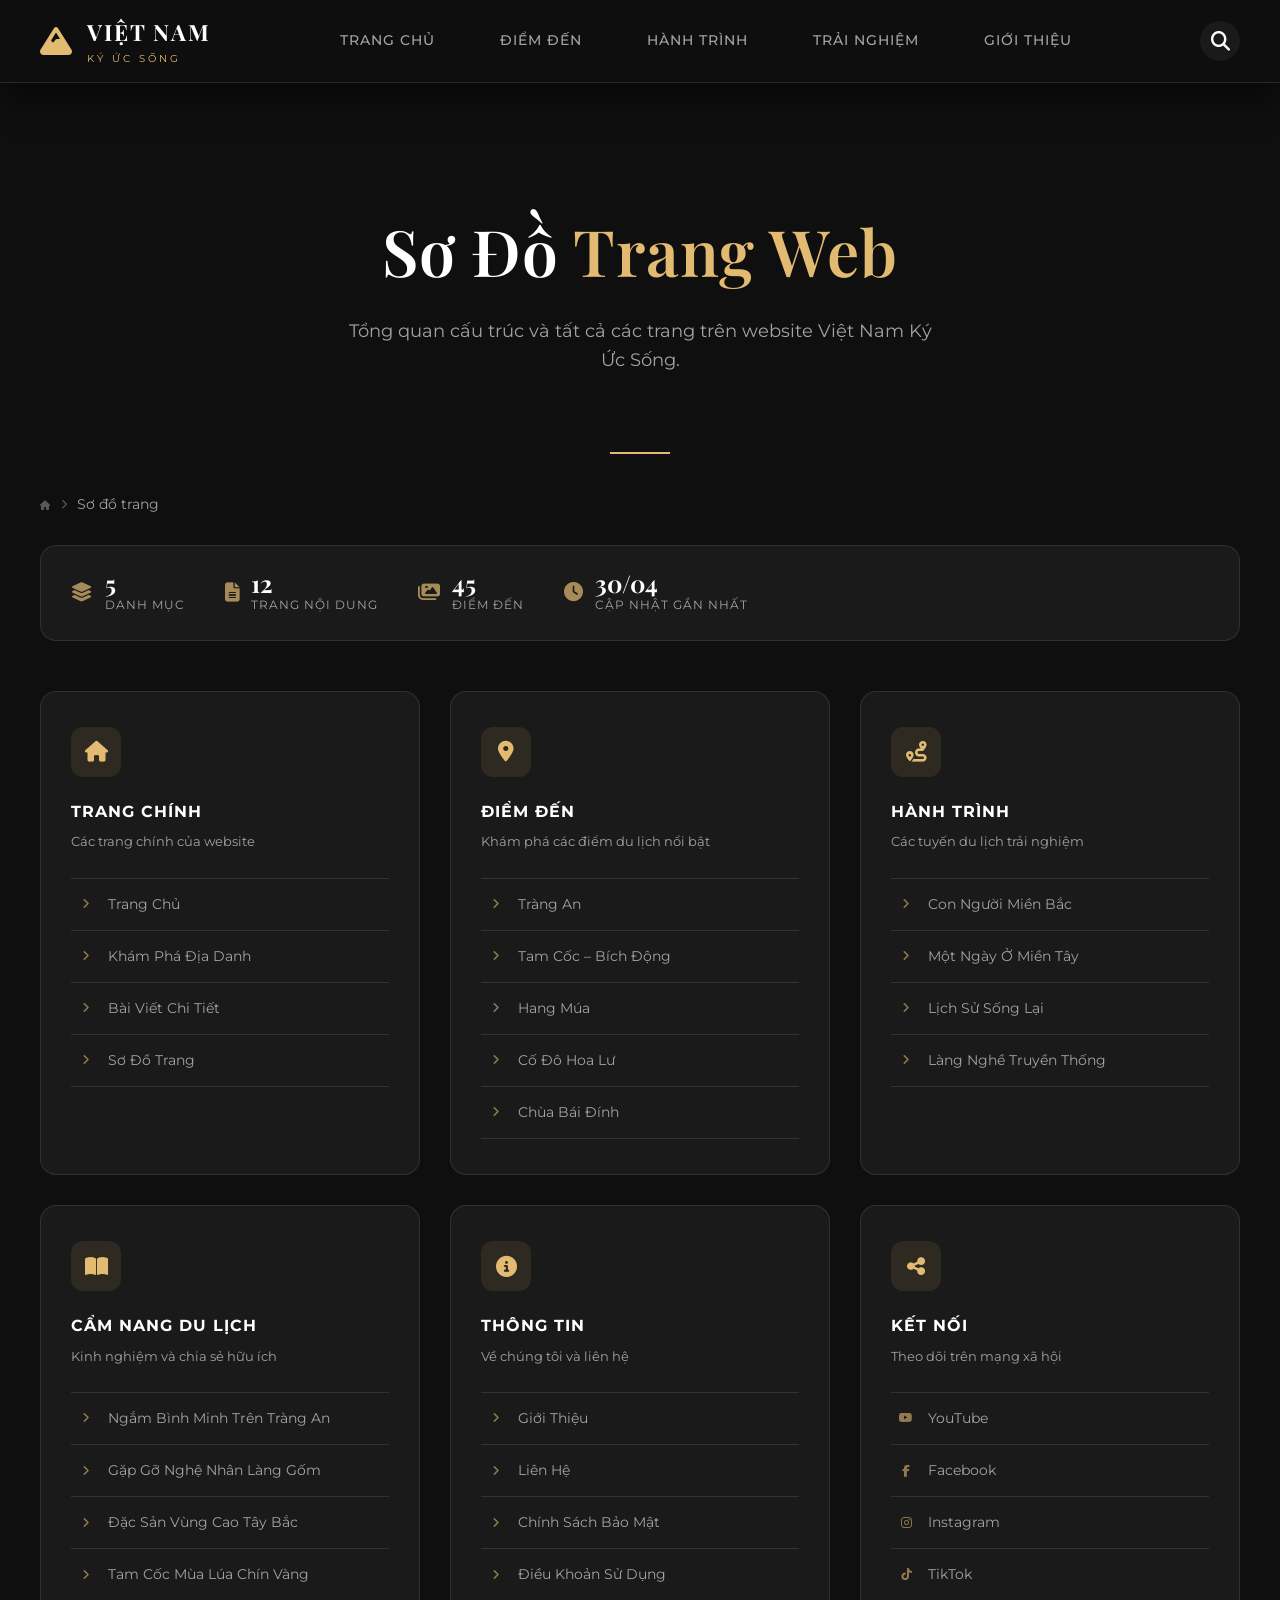
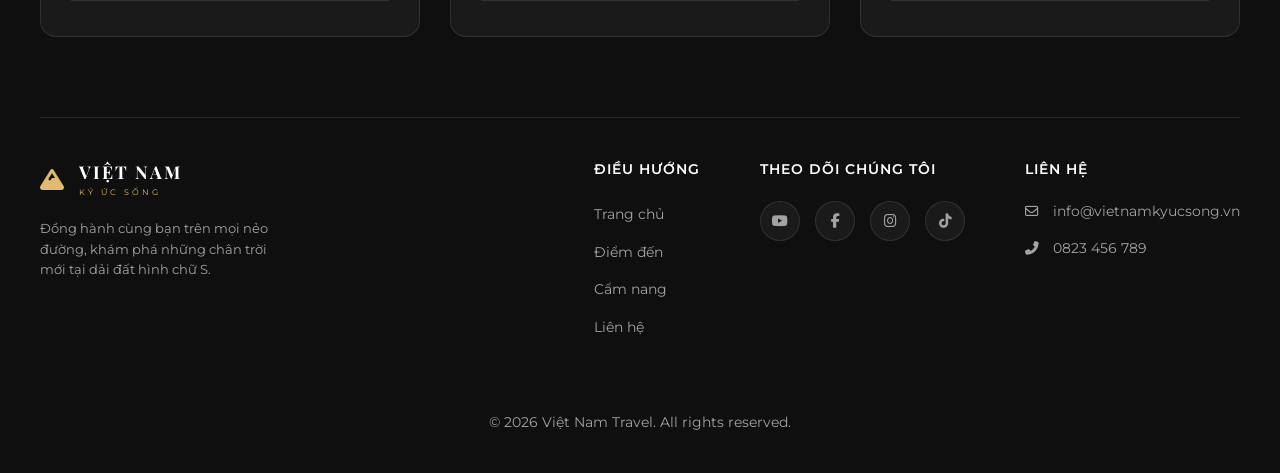
<file: sitemap.html>
<!DOCTYPE html>
<html lang="vi">
<head>
    <meta charset="UTF-8">
    <meta name="viewport" content="width=device-width, initial-scale=1.0">
    <title>Sơ Đồ Trang | Việt Nam Ký Ức Sống</title>
    <link rel="stylesheet" href="style.css">
    <link rel="stylesheet" href="https://cdnjs.cloudflare.com/ajax/libs/font-awesome/6.4.0/css/all.min.css">
    <style>
        /* Sitemap Specific Styles */
        .sitemap-section {
            padding: 40px 0 80px;
        }

        .sitemap-grid {
            display: grid;
            grid-template-columns: repeat(3, 1fr);
            gap: 30px;
            margin-top: 50px;
        }

        .sitemap-group {
            background: var(--bg-surface);
            border: 1px solid var(--border);
            border-radius: var(--radius-md);
            padding: 35px 30px;
            transition: var(--transition);
            position: relative;
            overflow: hidden;
        }

        .sitemap-group::before {
            content: '';
            position: absolute;
            top: 0;
            left: 0;
            right: 0;
            height: 3px;
            background: linear-gradient(90deg, var(--gold), transparent);
            opacity: 0;
            transition: var(--transition);
        }

        .sitemap-group:hover {
            border-color: rgba(226, 186, 113, 0.3);
            transform: translateY(-5px);
            box-shadow: var(--shadow-glow);
        }

        .sitemap-group:hover::before {
            opacity: 1;
        }

        .sitemap-group-icon {
            width: 50px;
            height: 50px;
            border-radius: 12px;
            background: rgba(226, 186, 113, 0.1);
            display: flex;
            align-items: center;
            justify-content: center;
            margin-bottom: 22px;
            font-size: 1.3rem;
            color: var(--gold);
        }

        .sitemap-group h3 {
            font-family: 'Montserrat', sans-serif;
            font-size: 1rem;
            font-weight: 700;
            text-transform: uppercase;
            letter-spacing: 1px;
            margin-bottom: 8px;
        }

        .sitemap-group .group-desc {
            font-size: 0.8rem;
            color: var(--text-muted);
            margin-bottom: 25px;
            line-height: 1.6;
        }

        .sitemap-links {
            list-style: none;
            display: flex;
            flex-direction: column;
            gap: 0;
        }

        .sitemap-links li {
            border-top: 1px solid var(--border);
        }

        .sitemap-links li:last-child {
            border-bottom: 1px solid var(--border);
        }

        .sitemap-links a {
            display: flex;
            align-items: center;
            gap: 12px;
            padding: 14px 5px;
            font-size: 0.9rem;
            color: var(--text-muted);
            transition: var(--transition);
            position: relative;
        }

        .sitemap-links a::after {
            content: '\f061';
            font-family: 'Font Awesome 6 Free';
            font-weight: 900;
            font-size: 0.7rem;
            margin-left: auto;
            opacity: 0;
            transform: translateX(-5px);
            transition: var(--transition);
        }

        .sitemap-links a:hover {
            color: var(--gold);
            padding-left: 12px;
        }

        .sitemap-links a:hover::after {
            opacity: 1;
            transform: translateX(0);
        }

        .sitemap-links a i {
            font-size: 0.75rem;
            width: 20px;
            text-align: center;
            color: var(--gold);
            opacity: 0.6;
        }

        .sitemap-links a:hover i {
            opacity: 1;
        }

        /* Breadcrumb */
        .breadcrumb {
            display: flex;
            align-items: center;
            gap: 10px;
            font-size: 0.85rem;
            color: var(--text-muted);
            margin-bottom: 15px;
        }

        .breadcrumb a {
            color: var(--text-muted);
        }

        .breadcrumb a:hover {
            color: var(--gold);
        }

        .breadcrumb i {
            font-size: 0.6rem;
            opacity: 0.5;
        }

        /* Stats bar */
        .sitemap-stats {
            display: flex;
            gap: 40px;
            margin-top: 30px;
            padding: 25px 30px;
            background: var(--bg-surface);
            border: 1px solid var(--border);
            border-radius: var(--radius-md);
        }

        .stat-item {
            display: flex;
            align-items: center;
            gap: 12px;
        }

        .stat-item i {
            font-size: 1.2rem;
            color: var(--gold);
            opacity: 0.7;
        }

        .stat-item .stat-number {
            font-family: 'Playfair Display', serif;
            font-size: 1.5rem;
            font-weight: 700;
            color: var(--text-main);
            line-height: 1;
        }

        .stat-item .stat-label {
            font-size: 0.75rem;
            color: var(--text-muted);
            text-transform: uppercase;
            letter-spacing: 1px;
        }

        /* Responsive */
        @media (max-width: 1024px) {
            .sitemap-grid {
                grid-template-columns: repeat(2, 1fr);
            }
        }

        @media (max-width: 768px) {
            .sitemap-grid {
                grid-template-columns: 1fr;
                gap: 20px;
            }

            .sitemap-stats {
                flex-direction: column;
                gap: 20px;
            }

            .sitemap-group {
                padding: 25px 20px;
            }
        }
    </style>
</head>
<body>

    <!-- Navbar -->
    <header class="navbar scrolled">
        <a href="index.html" class="logo">
            <i class="fas fa-mountain" style="font-size: 2rem; color: var(--gold);"></i>
            <div class="logo-text">
                <span>VIỆT NAM</span>
                <span>KÝ ỨC SỐNG</span>
            </div>
        </a>
        <nav class="nav-links">
            <a href="index.html">Trang Chủ</a>
            <a href="category.html">Điểm Đến</a>
            <a href="#">Hành Trình</a>
            <a href="#">Trải Nghiệm</a>
            <a href="#">Giới Thiệu</a>
        </nav>
        <div class="search-container">
            <input type="text" class="search-input" id="searchInput" placeholder="Tìm kiếm điểm đến...">
            <div class="nav-search" onclick="toggleSearch()">
                <i class="fas fa-search"></i>
            </div>
        </div>
        <button class="hamburger" onclick="toggleMenu()">
            <span></span>
            <span></span>
            <span></span>
        </button>
    </header>

    <!-- Mobile Overlay Nav -->
    <div class="mobile-overlay" id="mobileOverlay">
        <nav>
            <a href="index.html">Trang Chủ</a>
            <a href="category.html">Điểm Đến</a>
            <a href="#">Hành Trình</a>
            <a href="#">Trải Nghiệm</a>
            <a href="#">Giới Thiệu</a>
        </nav>
    </div>

    <!-- Page Header -->
    <section class="page-header">
        <div class="container">
            <h1 class="font-serif">Sơ Đồ <span class="text-gold">Trang Web</span></h1>
            <p style="color: var(--text-muted); font-size: 1.1rem; max-width: 600px; margin: 0 auto;">Tổng quan cấu trúc và tất cả các trang trên website Việt Nam Ký Ức Sống.</p>
        </div>
    </section>

    <!-- Sitemap Content -->
    <section class="sitemap-section">
        <div class="container">

            <!-- Breadcrumb -->
            <div class="breadcrumb">
                <a href="index.html"><i class="fas fa-home"></i></a>
                <i class="fas fa-chevron-right"></i>
                <span>Sơ đồ trang</span>
            </div>

            <!-- Stats -->
            <div class="sitemap-stats">
                <div class="stat-item">
                    <i class="fas fa-layer-group"></i>
                    <div>
                        <div class="stat-number">5</div>
                        <div class="stat-label">Danh mục</div>
                    </div>
                </div>
                <div class="stat-item">
                    <i class="fas fa-file-alt"></i>
                    <div>
                        <div class="stat-number">12</div>
                        <div class="stat-label">Trang nội dung</div>
                    </div>
                </div>
                <div class="stat-item">
                    <i class="fas fa-images"></i>
                    <div>
                        <div class="stat-number">45</div>
                        <div class="stat-label">Điểm đến</div>
                    </div>
                </div>
                <div class="stat-item">
                    <i class="fas fa-clock"></i>
                    <div>
                        <div class="stat-number">30/04</div>
                        <div class="stat-label">Cập nhật gần nhất</div>
                    </div>
                </div>
            </div>

            <!-- Sitemap Grid -->
            <div class="sitemap-grid">

                <!-- Group 1: Trang Chính -->
                <div class="sitemap-group">
                    <div class="sitemap-group-icon">
                        <i class="fas fa-home"></i>
                    </div>
                    <h3>Trang Chính</h3>
                    <p class="group-desc">Các trang chính của website</p>
                    <ul class="sitemap-links">
                        <li><a href="index.html"><i class="fas fa-angle-right"></i> Trang Chủ</a></li>
                        <li><a href="category.html"><i class="fas fa-angle-right"></i> Khám Phá Địa Danh</a></li>
                        <li><a href="single.html"><i class="fas fa-angle-right"></i> Bài Viết Chi Tiết</a></li>
                        <li><a href="sitemap.html"><i class="fas fa-angle-right"></i> Sơ Đồ Trang</a></li>
                    </ul>
                </div>

                <!-- Group 2: Điểm Đến -->
                <div class="sitemap-group">
                    <div class="sitemap-group-icon">
                        <i class="fas fa-map-marker-alt"></i>
                    </div>
                    <h3>Điểm Đến</h3>
                    <p class="group-desc">Khám phá các điểm du lịch nổi bật</p>
                    <ul class="sitemap-links">
                        <li><a href="single.html"><i class="fas fa-angle-right"></i> Tràng An</a></li>
                        <li><a href="single.html"><i class="fas fa-angle-right"></i> Tam Cốc – Bích Động</a></li>
                        <li><a href="single.html"><i class="fas fa-angle-right"></i> Hang Múa</a></li>
                        <li><a href="single.html"><i class="fas fa-angle-right"></i> Cố Đô Hoa Lư</a></li>
                        <li><a href="single.html"><i class="fas fa-angle-right"></i> Chùa Bái Đính</a></li>
                    </ul>
                </div>

                <!-- Group 3: Hành Trình -->
                <div class="sitemap-group">
                    <div class="sitemap-group-icon">
                        <i class="fas fa-route"></i>
                    </div>
                    <h3>Hành Trình</h3>
                    <p class="group-desc">Các tuyến du lịch trải nghiệm</p>
                    <ul class="sitemap-links">
                        <li><a href="single.html"><i class="fas fa-angle-right"></i> Con Người Miền Bắc</a></li>
                        <li><a href="single.html"><i class="fas fa-angle-right"></i> Một Ngày Ở Miền Tây</a></li>
                        <li><a href="single.html"><i class="fas fa-angle-right"></i> Lịch Sử Sống Lại</a></li>
                        <li><a href="single.html"><i class="fas fa-angle-right"></i> Làng Nghề Truyền Thống</a></li>
                    </ul>
                </div>

                <!-- Group 4: Cẩm Nang -->
                <div class="sitemap-group">
                    <div class="sitemap-group-icon">
                        <i class="fas fa-book-open"></i>
                    </div>
                    <h3>Cẩm Nang Du Lịch</h3>
                    <p class="group-desc">Kinh nghiệm và chia sẻ hữu ích</p>
                    <ul class="sitemap-links">
                        <li><a href="single.html"><i class="fas fa-angle-right"></i> Ngắm Bình Minh Trên Tràng An</a></li>
                        <li><a href="single.html"><i class="fas fa-angle-right"></i> Gặp Gỡ Nghệ Nhân Làng Gốm</a></li>
                        <li><a href="single.html"><i class="fas fa-angle-right"></i> Đặc Sản Vùng Cao Tây Bắc</a></li>
                        <li><a href="single.html"><i class="fas fa-angle-right"></i> Tam Cốc Mùa Lúa Chín Vàng</a></li>
                    </ul>
                </div>

                <!-- Group 5: Thông Tin -->
                <div class="sitemap-group">
                    <div class="sitemap-group-icon">
                        <i class="fas fa-info-circle"></i>
                    </div>
                    <h3>Thông Tin</h3>
                    <p class="group-desc">Về chúng tôi và liên hệ</p>
                    <ul class="sitemap-links">
                        <li><a href="#"><i class="fas fa-angle-right"></i> Giới Thiệu</a></li>
                        <li><a href="#"><i class="fas fa-angle-right"></i> Liên Hệ</a></li>
                        <li><a href="#"><i class="fas fa-angle-right"></i> Chính Sách Bảo Mật</a></li>
                        <li><a href="#"><i class="fas fa-angle-right"></i> Điều Khoản Sử Dụng</a></li>
                    </ul>
                </div>

                <!-- Group 6: Kết Nối -->
                <div class="sitemap-group">
                    <div class="sitemap-group-icon">
                        <i class="fas fa-share-alt"></i>
                    </div>
                    <h3>Kết Nối</h3>
                    <p class="group-desc">Theo dõi trên mạng xã hội</p>
                    <ul class="sitemap-links">
                        <li><a href="#"><i class="fab fa-youtube"></i> YouTube</a></li>
                        <li><a href="#"><i class="fab fa-facebook-f"></i> Facebook</a></li>
                        <li><a href="#"><i class="fab fa-instagram"></i> Instagram</a></li>
                        <li><a href="#"><i class="fab fa-tiktok"></i> TikTok</a></li>
                    </ul>
                </div>

            </div>
        </div>
    </section>

    <!-- Footer -->
    <footer class="container">
        <div class="footer-bottom">
            <div>
                <a href="index.html" class="logo" style="margin-bottom: 20px;">
                    <i class="fas fa-mountain" style="font-size: 1.5rem; color: var(--gold);"></i>
                    <div class="logo-text">
                        <span style="font-size: 1.1rem;">VIỆT NAM</span>
                        <span style="font-size: 0.5rem;">KÝ ỨC SỐNG</span>
                    </div>
                </a>
                <p style="font-size: 0.8rem; color: var(--text-muted); max-width: 250px;">Đồng hành cùng bạn trên mọi nẻo đường, khám phá những chân trời mới tại dải đất hình chữ S.</p>
            </div>
            
            <div class="footer-nav">
                <div class="footer-col">
                    <h5>ĐIỀU HƯỚNG</h5>
                    <ul>
                        <li><a href="index.html">Trang chủ</a></li>
                        <li><a href="category.html">Điểm đến</a></li>
                        <li><a href="#">Cẩm nang</a></li>
                        <li><a href="#">Liên hệ</a></li>
                    </ul>
                </div>
                <div class="footer-col">
                    <h5>THEO DÕI CHÚNG TÔI</h5>
                    <div class="social-nav">
                        <a href="#"><i class="fab fa-youtube"></i></a>
                        <a href="#"><i class="fab fa-facebook-f"></i></a>
                        <a href="#"><i class="fab fa-instagram"></i></a>
                        <a href="#"><i class="fab fa-tiktok"></i></a>
                    </div>
                </div>
                <div class="footer-col">
                    <h5>LIÊN HỆ</h5>
                    <ul style="font-size: 0.85rem; color: var(--text-muted);">
                        <li style="margin-bottom: 15px;"><i class="far fa-envelope" style="margin-right: 10px;"></i> info@vietnamkyucsong.vn</li>
                        <li><i class="fas fa-phone-alt" style="margin-right: 10px;"></i> 0823 456 789</li>
                    </ul>
                </div>
            </div>
        </div>

        <div class="copyright">
            &copy; 2026 Việt Nam Travel. All rights reserved.
        </div>
    </footer>

    <script>
        function toggleSearch() {
            const input = document.getElementById('searchInput');
            input.classList.toggle('active');
            if(input.classList.contains('active')) {
                input.focus();
            }
        }

        function toggleMenu() {
            const hamburger = document.querySelector('.hamburger');
            const overlay = document.getElementById('mobileOverlay');
            hamburger.classList.toggle('active');
            overlay.classList.toggle('active');
            document.body.style.overflow = overlay.classList.contains('active') ? 'hidden' : '';
        }
    </script>
</body>
</html>
</file>
<file: style.css>
@import url('https://fonts.googleapis.com/css2?family=Montserrat:wght@300;400;500;600;700&family=Playfair+Display:ital,wght@0,400;0,500;0,600;0,700;1,400&display=swap');

:root {
    --bg-dark: #0f0f0f;
    --bg-surface: #1a1a1a;
    --bg-card: #222222;
    --gold: #e2ba71;
    --gold-hover: #c49d59;
    --text-main: #ffffff;
    --text-muted: #a3a3a3;
    --border: rgba(255, 255, 255, 0.1);
    --radius-lg: 24px;
    --radius-md: 16px;
    --radius-sm: 8px;
    --shadow-glow: 0 10px 40px rgba(226, 186, 113, 0.15);
    --shadow-soft: 0 15px 35px rgba(0,0,0,0.5);
    --transition: all 0.4s cubic-bezier(0.16, 1, 0.3, 1);
}

* {
    margin: 0;
    padding: 0;
    box-sizing: border-box;
}

body {
    font-family: 'Montserrat', sans-serif;
    background-color: var(--bg-dark);
    color: var(--text-main);
    line-height: 1.6;
    overflow-x: hidden;
}

/* Typography */
h1, h2, h3, h4, h5, h6 {
    font-family: 'Playfair Display', serif;
    font-weight: 600;
}

.font-serif {
    font-family: 'Playfair Display', serif;
}

.text-gold {
    color: var(--gold);
}

a {
    text-decoration: none;
    color: inherit;
    transition: var(--transition);
}

img {
    max-width: 100%;
    display: block;
    object-fit: cover;
}

.container {
    max-width: 1400px;
    margin: 0 auto;
    padding: 0 40px;
}

/* Buttons */
.btn {
    display: inline-flex;
    align-items: center;
    justify-content: center;
    gap: 10px;
    padding: 14px 32px;
    font-size: 0.85rem;
    font-weight: 600;
    font-family: 'Montserrat', sans-serif;
    letter-spacing: 1px;
    text-transform: uppercase;
    cursor: pointer;
    transition: var(--transition);
    border-radius: 50px; /* Softer radius */
}

.btn-solid {
    background-color: var(--gold);
    color: #000;
    border: 1px solid var(--gold);
    box-shadow: 0 8px 20px rgba(226, 186, 113, 0.2);
}

.btn-solid:hover {
    background-color: var(--gold-hover);
    border-color: var(--gold-hover);
    transform: translateY(-3px);
    box-shadow: 0 12px 25px rgba(226, 186, 113, 0.4);
}

.btn-outline {
    background-color: rgba(0,0,0,0.3);
    backdrop-filter: blur(5px);
    color: var(--text-main);
    border: 1px solid rgba(255,255,255,0.3);
}

.btn-outline:hover {
    border-color: var(--gold);
    color: var(--gold);
    transform: translateY(-3px);
}

/* Navbar */
.navbar {
    position: absolute;
    top: 0;
    left: 0;
    width: 100%;
    padding: 30px 40px;
    display: flex;
    justify-content: space-between;
    align-items: center;
    z-index: 100;
    transition: var(--transition);
}

.navbar.scrolled {
    position: fixed;
    background: rgba(15, 15, 15, 0.95);
    backdrop-filter: blur(10px);
    padding: 15px 40px;
    border-bottom: 1px solid var(--border);
    box-shadow: var(--shadow-soft);
}

.logo {
    display: flex;
    align-items: center;
    gap: 15px;
}

.logo-text {
    display: flex;
    flex-direction: column;
}

.logo-text span:first-child {
    font-family: 'Playfair Display', serif;
    font-size: 1.4rem;
    font-weight: 700;
    letter-spacing: 2px;
}

.logo-text span:last-child {
    font-size: 0.65rem;
    text-transform: uppercase;
    letter-spacing: 3px;
    color: var(--gold);
}

.nav-links {
    display: flex;
    gap: 35px;
    align-items: center;
}

.nav-links a {
    font-size: 0.85rem;
    font-weight: 500;
    text-transform: uppercase;
    letter-spacing: 1px;
    color: var(--text-muted);
    position: relative;
    padding: 8px 15px;
    border-radius: 20px;
    transition: var(--transition);
}

.nav-links a:hover, .nav-links a.active {
    color: var(--gold);
    background: rgba(226, 186, 113, 0.1);
}

.nav-search {
    color: var(--text-main);
    font-size: 1.2rem;
    cursor: pointer;
    width: 40px;
    height: 40px;
    display: flex;
    align-items: center;
    justify-content: center;
    border-radius: 50%;
    background: rgba(255,255,255,0.05);
    transition: var(--transition);
    z-index: 2;
}

.nav-search:hover {
    background: var(--gold);
    color: #000;
}

.search-container {
    display: flex;
    align-items: center;
    position: relative;
}

.search-input {
    width: 0;
    opacity: 0;
    visibility: hidden;
    padding: 0;
    border: none;
    border-bottom: 1px solid var(--gold);
    background: transparent;
    color: var(--text-main);
    font-family: 'Montserrat', sans-serif;
    font-size: 0.9rem;
    transition: all 0.4s cubic-bezier(0.16, 1, 0.3, 1);
    outline: none;
    position: absolute;
    right: 50px; /* Expand from right to left */
}

.search-input.active {
    width: 250px;
    opacity: 1;
    visibility: visible;
    padding: 5px 10px;
}

.search-input::placeholder {
    color: rgba(255, 255, 255, 0.5);
}

/* Hero Section */
.hero {
    height: 100vh;
    position: relative;
    display: flex;
    align-items: center;
}

.hero-bg {
    position: absolute;
    inset: 0;
    width: 100%;
    height: 100%;
}

.hero-bg img {
    width: 100%;
    height: 100%;
    object-fit: cover;
}

.hero-overlay {
    position: absolute;
    inset: 0;
    background: linear-gradient(to right, rgba(0,0,0,0.8) 0%, rgba(0,0,0,0.3) 50%, transparent 100%),
                linear-gradient(to top, var(--bg-dark) 0%, transparent 20%);
}

.hero-content {
    position: relative;
    z-index: 10;
    max-width: 700px;
}

.hero-content h1 {
    font-size: clamp(3rem, 6vw, 4.5rem);
    line-height: 1.1;
    margin-bottom: 20px;
    letter-spacing: 2px;
    text-shadow: 0 10px 30px rgba(0,0,0,0.5);
}

.hero-content p {
    font-size: 1.15rem;
    color: var(--text-muted);
    margin-bottom: 40px;
    max-width: 500px;
    line-height: 1.8;
}

.hero-indicators {
    position: absolute; 
    bottom: 30px; 
    left: 50%; 
    transform: translateX(-50%); 
    display: flex; 
    gap: 12px; 
    z-index: 10;
    align-items: center;
}

.dot {
    width: 8px; 
    height: 8px; 
    background: var(--text-muted); 
    border-radius: 50%; 
    cursor: pointer;
    transition: var(--transition);
}

.dot.active {
    width: 30px; 
    height: 6px; 
    background: var(--gold); 
    border-radius: 3px;
}

/* Section Common */
.section {
    padding: 80px 0;
}

.section-header {
    display: flex;
    justify-content: space-between;
    align-items: flex-end;
    margin-bottom: 40px;
}

.section-title {
    font-family: 'Montserrat', sans-serif;
    font-size: 1.2rem;
    font-weight: 600;
    text-transform: uppercase;
    letter-spacing: 1px;
}

.view-all {
    font-size: 0.85rem;
    color: var(--text-muted);
    display: flex;
    align-items: center;
    gap: 8px;
    text-transform: uppercase;
    letter-spacing: 1px;
}

.view-all:hover {
    color: var(--gold);
}

/* Card Grids */
.scroll-container {
    display: flex;
    overflow-x: auto;
    scroll-snap-type: x mandatory;
    scroll-behavior: smooth;
    gap: 25px;
    padding-bottom: 20px;
    scrollbar-width: none; /* Firefox */
}

.scroll-container::-webkit-scrollbar {
    display: none; /* Chrome */
}

.scroll-container > * {
    flex: 0 0 calc(33.333% - 17px);
    scroll-snap-align: start;
}

.scroll-container.grid-5 {
    display: flex;
}

.grid-5.scroll-container > * {
    flex: 0 0 calc(25% - 19px);
}

.grid-4 {
    display: grid;
    grid-template-columns: repeat(4, 1fr);
    gap: 25px;
}

.grid-5 {
    display: grid;
    grid-template-columns: repeat(5, 1fr);
    gap: 20px;
}

.card {
    position: relative;
    border-radius: var(--radius-md);
    overflow: hidden;
    cursor: pointer;
    box-shadow: var(--shadow-soft);
    transition: var(--transition);
}

.card-img {
    aspect-ratio: 3/4;
    width: 100%;
}

.card-img img {
    width: 100%;
    height: 100%;
    object-fit: cover;
    transition: transform 1s ease;
}

.card:hover {
    transform: translateY(-10px);
    box-shadow: var(--shadow-glow);
    border: 1px solid rgba(226, 186, 113, 0.3);
}

.card:hover .card-img img {
    transform: scale(1.08);
}

.card-overlay {
    position: absolute;
    inset: 0;
    background: linear-gradient(to top, rgba(0,0,0,0.95) 0%, rgba(0,0,0,0.2) 60%, transparent 100%);
    display: flex;
    flex-direction: column;
    justify-content: flex-end;
    padding: 25px;
    transition: var(--transition);
}

.card-title {
    font-family: 'Montserrat', sans-serif;
    font-size: 1.1rem;
    font-weight: 700;
    text-transform: uppercase;
    margin-bottom: 8px;
    line-height: 1.4;
}

.card-meta {
    font-size: 0.85rem;
    color: var(--text-muted);
    display: flex;
    align-items: center;
    gap: 8px;
}

.card-meta i {
    color: var(--gold);
}

/* Category Page Specific */
.filter-sidebar {
    background: var(--bg-surface);
    border: 1px solid var(--border);
    border-radius: var(--radius-md);
    padding: 30px;
    position: sticky;
    top: 120px;
}

.filter-group {
    margin-bottom: 30px;
}

.filter-group h4 {
    font-family: 'Montserrat', sans-serif;
    font-size: 1rem;
    text-transform: uppercase;
    letter-spacing: 1px;
    margin-bottom: 20px;
    color: var(--gold);
    border-bottom: 1px solid var(--border);
    padding-bottom: 10px;
}

.filter-group label {
    display: flex;
    align-items: center;
    gap: 12px;
    margin-bottom: 15px;
    color: var(--text-muted);
    cursor: pointer;
    transition: var(--transition);
}

.filter-group label:hover {
    color: var(--text-main);
}

.filter-group input {
    accent-color: var(--gold);
    width: 18px;
    height: 18px;
}

/* Horizontal Video Cards */
.video-card {
    position: relative;
    border-radius: var(--radius-md);
    overflow: hidden;
    cursor: pointer;
    box-shadow: var(--shadow-soft);
    border: 1px solid transparent;
    transition: var(--transition);
}

.video-img {
    aspect-ratio: 16/9;
    width: 100%;
    position: relative;
}

.video-img img {
    width: 100%;
    height: 100%;
    transition: transform 0.8s ease;
}

.video-card:hover {
    transform: translateY(-8px);
    border-color: rgba(226, 186, 113, 0.3);
    box-shadow: var(--shadow-glow);
}

.video-card:hover .video-img img {
    transform: scale(1.05);
}

.time-badge {
    position: absolute;
    top: 15px;
    right: 15px;
    background: rgba(0,0,0,0.8);
    backdrop-filter: blur(5px);
    padding: 6px 12px;
    font-size: 0.75rem;
    border-radius: 20px;
    color: var(--gold);
    font-weight: 600;
}

.video-overlay {
    position: absolute;
    inset: 0;
    background: linear-gradient(to top, rgba(0,0,0,0.95) 0%, rgba(0,0,0,0.4) 50%, transparent 100%);
    display: flex;
    flex-direction: column;
    justify-content: flex-end;
    padding: 20px;
}

.video-title {
    font-size: 1rem;
    font-weight: 600;
    margin-bottom: 8px;
    line-height: 1.4;
}

.video-stats {
    display: flex;
    justify-content: space-between;
    font-size: 0.8rem;
    color: var(--text-muted);
}

/* Footer Quote Block */
.footer-top {
    display: grid;
    grid-template-columns: 1fr 1fr 1fr 1fr;
    gap: 40px;
    padding: 80px 0 40px;
    border-top: 1px solid var(--border);
    margin-top: 60px;
}

.quote-box {
    position: relative;
    grid-column: span 1;
    border-radius: var(--radius-lg);
    overflow: hidden;
    padding: 40px 30px;
    display: flex;
    flex-direction: column;
    justify-content: center;
    min-height: 300px;
}

.quote-bg {
    position: absolute;
    inset: 0;
    z-index: -2;
}

.quote-bg img {
    width: 100%;
    height: 100%;
    object-fit: cover;
    opacity: 0.5;
}

.quote-overlay {
    position: absolute;
    inset: 0;
    background: linear-gradient(135deg, rgba(0,0,0,0.9) 0%, rgba(0,0,0,0.5) 100%);
    z-index: -1;
}

/* Contact Form Section */
.footer-contact {
    display: grid;
    grid-template-columns: 1fr 1fr;
    gap: 60px;
    align-items: center;
    margin-bottom: 40px;
}

.contact-info h3 {
    font-size: 2.5rem;
    margin-bottom: 15px;
}

.contact-info p {
    color: var(--text-muted);
    font-size: 1.05rem;
    line-height: 1.6;
    margin-bottom: 30px;
}

.contact-form {
    background: var(--bg-card);
    padding: 40px;
    border-radius: var(--radius-lg);
    border: 1px solid var(--border);
    box-shadow: var(--shadow-glow);
}

.form-row {
    display: grid;
    grid-template-columns: 1fr 1fr;
    gap: 20px;
    margin-bottom: 20px;
}

.form-group {
    margin-bottom: 20px;
}

.form-control {
    width: 100%;
    background: rgba(0,0,0,0.3);
    border: 1px solid rgba(255,255,255,0.15);
    color: var(--text-main);
    padding: 15px 20px;
    border-radius: var(--radius-sm);
    font-family: 'Montserrat', sans-serif;
    font-size: 0.95rem;
    transition: var(--transition);
}

.form-control:focus {
    outline: none;
    border-color: var(--gold);
    box-shadow: 0 0 10px rgba(226, 186, 113, 0.1);
    background: rgba(0,0,0,0.5);
}

textarea.form-control {
    resize: vertical;
    min-height: 120px;
}

.form-control::placeholder {
    color: rgba(255,255,255,0.4);
}

/* Responsive Video */
.video-responsive {
    position: relative;
    padding-bottom: 56.25%; /* 16:9 aspect ratio */
    height: 0;
    overflow: hidden;
    margin: 50px 0;
    border-radius: var(--radius-md);
    box-shadow: var(--shadow-soft);
    border: 1px solid var(--border);
}

.video-responsive iframe {
    position: absolute;
    top: 0;
    left: 0;
    width: 100%;
    height: 100%;
}

.quote-box i {
    color: var(--gold);
    font-size: 2.5rem;
    margin-bottom: 20px;
}

.quote-box p {
    font-size: 1rem;
    line-height: 1.8;
    margin-bottom: 25px;
    font-family: 'Playfair Display', serif;
    font-style: italic;
}

.feature-col {
    display: flex;
    flex-direction: column;
    align-items: center;
    text-align: center;
    padding: 20px;
    border-right: 1px solid var(--border);
}

.feature-col:last-child {
    border-right: none;
}

.feature-col i {
    font-size: 2.5rem;
    color: var(--gold);
    margin-bottom: 25px;
    font-weight: 300;
}

.feature-col h4 {
    font-family: 'Montserrat', sans-serif;
    font-size: 1.1rem;
    text-transform: uppercase;
    margin-bottom: 15px;
}

.feature-col p {
    font-size: 0.9rem;
    color: var(--text-muted);
    line-height: 1.6;
}

/* Footer Bottom */
.footer-bottom {
    display: flex;
    justify-content: space-between;
    padding: 40px 0;
    border-top: 1px solid var(--border);
}

.footer-nav {
    display: flex;
    gap: 60px;
}

.footer-col h5 {
    font-family: 'Montserrat', sans-serif;
    font-size: 0.9rem;
    text-transform: uppercase;
    margin-bottom: 20px;
    color: var(--text-main);
    letter-spacing: 1px;
}

.footer-col ul {
    list-style: none;
}

.footer-col ul li {
    margin-bottom: 12px;
}

.footer-col a {
    font-size: 0.9rem;
    color: var(--text-muted);
}

.footer-col a:hover {
    color: var(--gold);
    padding-left: 5px;
}

.social-nav {
    display: flex;
    gap: 15px;
}

.social-nav a {
    width: 40px;
    height: 40px;
    border-radius: 50%;
    border: 1px solid var(--border);
    display: flex;
    align-items: center;
    justify-content: center;
    color: var(--text-muted);
    background: var(--bg-surface);
}

.social-nav a:hover {
    border-color: var(--gold);
    color: var(--bg-dark);
    background: var(--gold);
    transform: translateY(-3px);
}

.copyright {
    text-align: center;
    padding: 20px 0 40px;
    font-size: 0.85rem;
    color: var(--text-muted);
}

/* Page Header (Category/Single) */
.page-header {
    padding: 200px 0 80px;
    text-align: center;
    position: relative;
}

.page-header::before {
    content: '';
    position: absolute;
    bottom: 0;
    left: 50%;
    transform: translateX(-50%);
    width: 60px;
    height: 2px;
    background: var(--gold);
}

.page-header h1 {
    font-size: clamp(3rem, 5vw, 4rem);
    margin-bottom: 15px;
    letter-spacing: 1px;
}

.article-body {
    max-width: 800px;
    margin: 80px auto;
    font-size: 1.15rem;
    line-height: 1.8;
}

.article-body p {
    margin-bottom: 30px;
    color: #e5e5e5;
}

.article-body img {
    margin: 50px 0;
    border-radius: var(--radius-md);
    box-shadow: var(--shadow-soft);
}

.drop-cap {
    float: left;
    font-size: 5rem;
    line-height: 0.8;
    padding-right: 20px;
    padding-top: 10px;
    font-family: 'Playfair Display', serif;
    color: var(--gold);
}

/* Slider arrows overlay */
.nav-arrow {
    position: absolute;
    right: -25px;
    top: 50%;
    transform: translateY(-50%);
    width: 50px;
    height: 50px;
    border-radius: 50%;
    border: 1px solid var(--border);
    background: rgba(26, 26, 26, 0.8);
    backdrop-filter: blur(5px);
    display: flex;
    align-items: center;
    justify-content: center;
    z-index: 10;
    cursor: pointer;
    transition: var(--transition);
}

.nav-arrow.left {
    right: auto;
    left: -25px;
}

.nav-arrow:hover {
    border-color: var(--gold);
    color: var(--gold);
    background: var(--bg-dark);
    box-shadow: var(--shadow-glow);
}

/* =============================================
   MOBILE HAMBURGER MENU
   ============================================= */
.hamburger {
    display: none;
    flex-direction: column;
    justify-content: center;
    gap: 5px;
    width: 40px;
    height: 40px;
    cursor: pointer;
    z-index: 1001;
    background: none;
    border: none;
    padding: 8px;
}

.hamburger span {
    display: block;
    width: 24px;
    height: 2px;
    background: var(--text-main);
    border-radius: 2px;
    transition: var(--transition);
}

.hamburger.active span:nth-child(1) {
    transform: rotate(45deg) translate(5px, 5px);
}

.hamburger.active span:nth-child(2) {
    opacity: 0;
}

.hamburger.active span:nth-child(3) {
    transform: rotate(-45deg) translate(5px, -5px);
}

/* Mobile Overlay Nav */
.mobile-overlay {
    display: none;
    position: fixed;
    inset: 0;
    background: rgba(15, 15, 15, 0.97);
    backdrop-filter: blur(20px);
    z-index: 999;
    opacity: 0;
    visibility: hidden;
    transition: opacity 0.4s ease, visibility 0.4s ease;
}

.mobile-overlay.active {
    opacity: 1;
    visibility: visible;
}

.mobile-overlay nav {
    display: flex;
    flex-direction: column;
    align-items: center;
    justify-content: center;
    height: 100%;
    gap: 10px;
}

.mobile-overlay nav a {
    font-size: 1.3rem;
    font-weight: 500;
    text-transform: uppercase;
    letter-spacing: 2px;
    color: var(--text-muted);
    padding: 15px 30px;
    border-radius: 12px;
    transition: var(--transition);
}

.mobile-overlay nav a:hover,
.mobile-overlay nav a.active {
    color: var(--gold);
    background: rgba(226, 186, 113, 0.1);
}

/* =============================================
   RESPONSIVE — TABLET (max-width: 1024px)
   ============================================= */
@media (max-width: 1024px) {
    .container {
        padding: 0 30px;
    }

    /* Navbar */
    .navbar {
        padding: 20px 30px;
    }

    .navbar.scrolled {
        padding: 12px 30px;
    }

    .nav-links {
        display: none;
    }

    .hamburger,
    .mobile-overlay {
        display: flex;
    }

    /* Hero */
    .hero-content h1 {
        font-size: clamp(2.5rem, 5vw, 3.5rem);
    }

    .hero-content p {
        font-size: 1rem;
    }

    .hero-buttons {
        flex-direction: column;
        gap: 12px;
    }

    .hero-buttons .btn {
        width: 100%;
        max-width: 280px;
    }

    /* Scroll Containers */
    .scroll-container > * {
        flex: 0 0 calc(50% - 13px);
    }

    .grid-5.scroll-container > * {
        flex: 0 0 calc(33.333% - 17px);
    }

    /* Static Grids */
    .grid-4 {
        grid-template-columns: repeat(2, 1fr);
    }

    .grid-5:not(.scroll-container) {
        grid-template-columns: repeat(3, 1fr);
    }

    /* Nav Arrows */
    .nav-arrow {
        width: 40px;
        height: 40px;
        right: -15px;
    }

    .nav-arrow.left {
        left: -15px;
    }

    /* Category Page: sidebar + grid layout */
    .category-layout {
        flex-direction: column !important;
    }

    .category-layout > div:first-child {
        width: 100% !important;
    }

    .category-layout > div:last-child {
        width: 100% !important;
    }

    .filter-sidebar {
        position: static;
        display: flex;
        flex-wrap: wrap;
        gap: 30px;
    }

    .filter-sidebar .filter-group {
        flex: 1;
        min-width: 200px;
        margin-bottom: 0;
    }

    /* Footer */
    .footer-top {
        grid-template-columns: 1fr 1fr;
        gap: 30px;
    }

    .quote-box {
        grid-column: span 2;
    }

    .feature-col:nth-child(4) {
        border-right: none;
    }

    /* Contact Form */
    .footer-contact {
        grid-template-columns: 1fr;
        gap: 40px;
    }

    /* Section */
    .section {
        padding: 60px 0;
    }

    /* Single Page */
    .article-body {
        margin: 60px auto;
        padding: 0 10px;
    }

    .page-header {
        padding: 160px 0 60px;
    }
}

/* =============================================
   RESPONSIVE — MOBILE (max-width: 768px)
   ============================================= */
@media (max-width: 768px) {
    .container {
        padding: 0 20px;
    }

    /* Navbar */
    .navbar {
        padding: 15px 20px;
    }

    .navbar.scrolled {
        padding: 10px 20px;
    }

    .search-container {
        display: none;
    }

    .logo-text span:first-child {
        font-size: 1.1rem;
    }

    .logo i {
        font-size: 1.5rem !important;
    }

    /* Hero */
    .hero {
        height: 85vh;
    }

    .hero-content {
        padding-bottom: 60px;
    }

    .hero-content h1 {
        font-size: clamp(2rem, 8vw, 3rem);
        margin-bottom: 15px;
    }

    .hero-content p {
        font-size: 0.95rem;
        margin-bottom: 30px;
        max-width: 100%;
    }

    .hero-overlay {
        background: linear-gradient(to right, rgba(0,0,0,0.85) 0%, rgba(0,0,0,0.5) 70%, rgba(0,0,0,0.3) 100%),
                    linear-gradient(to top, var(--bg-dark) 0%, transparent 25%);
    }

    .btn {
        padding: 12px 24px;
        font-size: 0.8rem;
    }

    /* Section */
    .section {
        padding: 50px 0;
    }

    .section-header {
        margin-bottom: 25px;
    }

    .section-title {
        font-size: 1rem;
    }

    .view-all {
        font-size: 0.75rem;
    }

    /* Scroll Containers — show 1.5 cards */
    .scroll-container {
        gap: 15px;
        margin: 0 -20px;
        padding: 0 20px 15px;
    }

    .scroll-container > * {
        flex: 0 0 calc(75% - 8px);
    }

    .grid-5.scroll-container > * {
        flex: 0 0 calc(55% - 8px);
    }

    /* Hide nav arrows on mobile (use swipe) */
    .nav-arrow {
        display: none;
    }

    /* Static Grids */
    .grid-4 {
        grid-template-columns: repeat(2, 1fr);
        gap: 15px;
    }

    .grid-5:not(.scroll-container) {
        grid-template-columns: repeat(2, 1fr);
        gap: 15px;
    }

    /* Cards */
    .card-overlay {
        padding: 18px;
    }

    .card-title {
        font-size: 0.95rem;
    }

    .card-meta {
        font-size: 0.75rem;
    }

    /* Video Cards */
    .video-title {
        font-size: 0.9rem;
    }

    .video-stats {
        font-size: 0.75rem;
    }

    /* Category Page */
    .filter-sidebar {
        padding: 20px;
        border-radius: var(--radius-sm);
    }

    .filter-sidebar .filter-group {
        min-width: 150px;
    }

    .category-layout .grid-4 {
        grid-template-columns: repeat(2, 1fr) !important;
    }

    /* Footer */
    .footer-top {
        grid-template-columns: 1fr;
        gap: 25px;
        padding: 50px 0 30px;
    }

    .quote-box {
        grid-column: span 1;
        min-height: 250px;
    }

    /* Contact Form */
    .contact-form {
        padding: 30px 20px;
    }
    
    .form-row {
        grid-template-columns: 1fr;
    }

    .feature-col {
        border-right: none;
        border-bottom: 1px solid var(--border);
        padding: 25px 0;
    }

    .feature-col:last-child {
        border-bottom: none;
    }

    .feature-col i {
        font-size: 2rem;
        margin-bottom: 15px;
    }

    .footer-bottom {
        flex-direction: column;
        gap: 35px;
        padding: 30px 0;
    }

    .footer-nav {
        flex-direction: column;
        gap: 30px;
    }

    .copyright {
        padding: 15px 0 30px;
        font-size: 0.8rem;
    }

    /* Page Header (Category / Single) */
    .page-header {
        padding: 130px 0 50px;
    }

    .page-header h1 {
        font-size: clamp(2rem, 7vw, 3rem);
    }

    /* Single Page Article */
    .article-body {
        margin: 40px auto;
        font-size: 1rem;
        padding: 0;
    }

    .article-body img {
        margin: 30px 0;
        border-radius: var(--radius-sm);
    }

    .drop-cap {
        font-size: 3.5rem;
        padding-right: 12px;
    }

    /* Single page: trip info grid → 1 col */
    .article-body .trip-info-grid {
        grid-template-columns: 1fr !important;
    }

    /* Single page: tags & share → stack */
    .article-body .tags-share {
        flex-direction: column !important;
        gap: 20px !important;
        align-items: flex-start !important;
    }
}

/* =============================================
   RESPONSIVE — SMALL MOBILE (max-width: 480px)
   ============================================= */
@media (max-width: 480px) {
    .container {
        padding: 0 16px;
    }

    .hero {
        height: 80vh;
    }

    .hero-content h1 {
        font-size: 2rem;
    }

    .hero-content p {
        font-size: 0.9rem;
        line-height: 1.6;
    }

    .hero-indicators {
        bottom: 20px;
    }

    /* Scroll Containers — show 1 card */
    .scroll-container > * {
        flex: 0 0 calc(85% - 8px);
    }

    .grid-5.scroll-container > * {
        flex: 0 0 calc(70% - 8px);
    }

    /* Section */
    .section-title {
        font-size: 0.9rem;
    }

    /* Static Grids → single column */
    .grid-4 {
        grid-template-columns: 1fr;
    }

    .grid-5:not(.scroll-container) {
        grid-template-columns: 1fr;
    }

    .category-layout .grid-4 {
        grid-template-columns: 1fr !important;
    }

    /* Footer */
    .footer-top {
        padding: 40px 0 20px;
        margin-top: 30px;
    }

    .quote-box {
        padding: 25px 20px;
        min-height: 200px;
    }

    .quote-box i {
        font-size: 1.8rem;
    }

    .quote-box p {
        font-size: 0.9rem;
    }

    .feature-col h4 {
        font-size: 0.95rem;
    }

    .feature-col p {
        font-size: 0.85rem;
    }

    /* Page Header */
    .page-header {
        padding: 110px 0 40px;
    }

    .page-header h1 {
        font-size: 1.8rem;
    }

    /* Article */
    .article-body {
        font-size: 0.95rem;
        margin: 30px auto;
    }

    .drop-cap {
        font-size: 3rem;
    }

    /* Mobile overlay links smaller */
    .mobile-overlay nav a {
        font-size: 1.1rem;
        padding: 12px 25px;
    }
}
</file>
